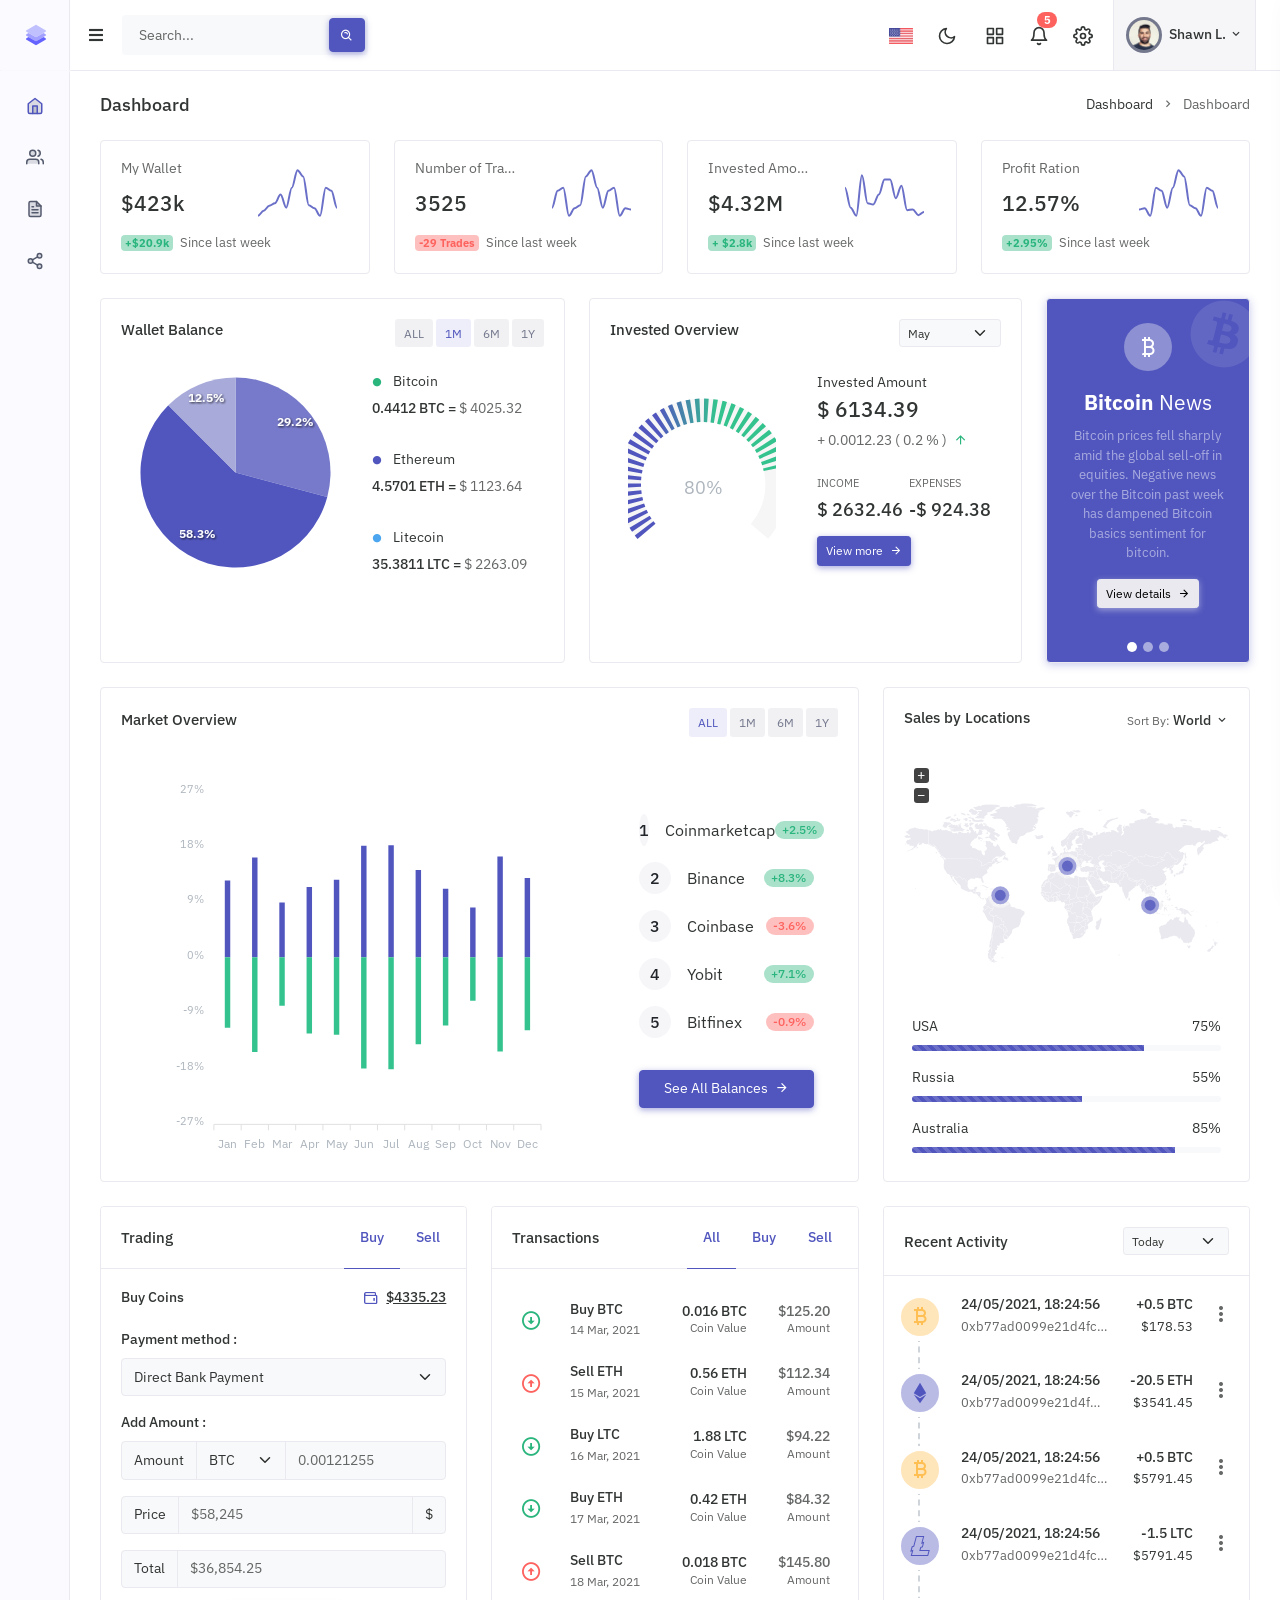
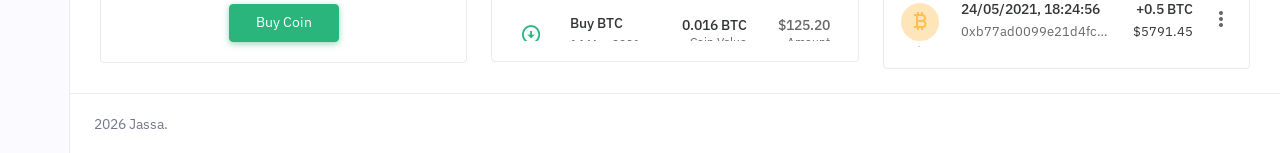
<file: index.html>
<!doctype html>
<html lang="en">

    <head>

        <meta charset="utf-8" />
        <title>Dashboard | Minia - Minimal Admin & Dashboard Template</title>
        <meta name="viewport" content="width=device-width, initial-scale=1.0">
        <meta content="Premium Multipurpose Admin & Dashboard Template" name="description" />
        <meta content="Themesbrand" name="author" />
        <!-- App favicon -->
        <link rel="shortcut icon" href="assets/images/favicon.ico">

        <!-- plugin css -->
        <link href="assets/css/jquery-jvectormap-1.2.2.css" rel="stylesheet" type="text/css" />

        <!-- preloader css -->
        <link rel="stylesheet" href="assets/css/preloader.min.css" type="text/css" />

        <!-- Bootstrap Css -->
        <link href="assets/css/bootstrap.min.css" id="bootstrap-style" rel="stylesheet" type="text/css" />
        <!-- Icons Css -->
        <link href="assets/css/icons.min.css" rel="stylesheet" type="text/css" />
        <!-- App Css-->
        <link href="assets/css/app.min.css" id="app-style" rel="stylesheet" type="text/css" />

    </head>

    <body>

    <!-- <body data-layout="horizontal"> -->

        <!-- Begin page -->
        <div id="layout-wrapper">

            
            <header id="page-topbar">
                <div class="navbar-header">
                    <div class="d-flex">
                        <!-- LOGO -->
                        <div class="navbar-brand-box">
                            <a href="index.html" class="logo logo-dark">
                                <span class="logo-sm">
                                    <img src="assets/images/logo-sm.svg" alt="" height="24">
                                </span>
                                <span class="logo-lg">
                                    <img src="assets/images/logo-sm.svg" alt="" height="24"> <span class="logo-txt">Minia</span>
                                </span>
                            </a>

                            <a href="index.html" class="logo logo-light">
                                <span class="logo-sm">
                                    <img src="assets/images/logo-sm.svg" alt="" height="24">
                                </span>
                                <span class="logo-lg">
                                    <img src="assets/images/logo-sm.svg" alt="" height="24"> <span class="logo-txt">Minia</span>
                                </span>
                            </a>
                        </div>

                        <button type="button" class="btn btn-sm px-3 font-size-16 header-item" id="vertical-menu-btn">
                            <i class="fa fa-fw fa-bars"></i>
                        </button>

                        <!-- App Search-->
                        <form class="app-search d-none d-lg-block">
                            <div class="position-relative">
                                <input type="text" class="form-control" placeholder="Search...">
                                <button class="btn btn-primary" type="button"><i class="bx bx-search-alt align-middle"></i></button>
                            </div>
                        </form>
                    </div>

                    <div class="d-flex">

                        <div class="dropdown d-inline-block d-lg-none ms-2">
                            <button type="button" class="btn header-item" id="page-header-search-dropdown"
                            data-bs-toggle="dropdown" aria-haspopup="true" aria-expanded="false">
                                <i data-feather="search" class="icon-lg"></i>
                            </button>
                            <div class="dropdown-menu dropdown-menu-lg dropdown-menu-end p-0"
                                aria-labelledby="page-header-search-dropdown">
        
                                <form class="p-3">
                                    <div class="form-group m-0">
                                        <div class="input-group">
                                            <input type="text" class="form-control" placeholder="Search ..." aria-label="Search Result">

                                            <button class="btn btn-primary" type="submit"><i class="mdi mdi-magnify"></i></button>
                                        </div>
                                    </div>
                                </form>
                            </div>
                        </div>

                        <div class="dropdown d-none d-sm-inline-block">
                            <button type="button" class="btn header-item"
                            data-bs-toggle="dropdown" aria-haspopup="true" aria-expanded="false">
                                <img id="header-lang-img" src="assets/images/flags/us.jpg" alt="Header Language" height="16">
                            </button>
                            <div class="dropdown-menu dropdown-menu-end">

                                <!-- item-->
                                <a href="javascript:void(0);" class="dropdown-item notify-item language" data-lang="en">
                                    <img src="assets/images/flags/us.jpg" alt="user-image" class="me-1" height="12"> <span class="align-middle">English</span>
                                </a>
                                <!-- item-->
                                <a href="javascript:void(0);" class="dropdown-item notify-item language" data-lang="sp">
                                    <img src="assets/images/flags/spain.jpg" alt="user-image" class="me-1" height="12"> <span class="align-middle">Spanish</span>
                                </a>

                                <!-- item-->
                                <a href="javascript:void(0);" class="dropdown-item notify-item language" data-lang="gr">
                                    <img src="assets/images/flags/germany.jpg" alt="user-image" class="me-1" height="12"> <span class="align-middle">German</span>
                                </a>

                                <!-- item-->
                                <a href="javascript:void(0);" class="dropdown-item notify-item language" data-lang="it">
                                    <img src="assets/images/flags/italy.jpg" alt="user-image" class="me-1" height="12"> <span class="align-middle">Italian</span>
                                </a>

                                <!-- item-->
                                <a href="javascript:void(0);" class="dropdown-item notify-item language" data-lang="ru">
                                    <img src="assets/images/flags/russia.jpg" alt="user-image" class="me-1" height="12"> <span class="align-middle">Russian</span>
                                </a>
                            </div>
                        </div>

                        <div class="dropdown d-none d-sm-inline-block">
                            <button type="button" class="btn header-item" id="mode-setting-btn">
                                <i data-feather="moon" class="icon-lg layout-mode-dark"></i>
                                <i data-feather="sun" class="icon-lg layout-mode-light"></i>
                            </button>
                        </div>

                        <div class="dropdown d-none d-lg-inline-block ms-1">
                            <button type="button" class="btn header-item"
                            data-bs-toggle="dropdown" aria-haspopup="true" aria-expanded="false">
                                <i data-feather="grid" class="icon-lg"></i>
                            </button>
                            <div class="dropdown-menu dropdown-menu-lg dropdown-menu-end">
                                <div class="p-2">
                                    <div class="row g-0">
                                        <div class="col">
                                            <a class="dropdown-icon-item" href="#">
                                                <img src="assets/images/brands/github.png" alt="Github">
                                                <span>GitHub</span>
                                            </a>
                                        </div>
                                        <div class="col">
                                            <a class="dropdown-icon-item" href="#">
                                                <img src="assets/images/brands/bitbucket.png" alt="bitbucket">
                                                <span>Bitbucket</span>
                                            </a>
                                        </div>
                                        <div class="col">
                                            <a class="dropdown-icon-item" href="#">
                                                <img src="assets/images/brands/dribbble.png" alt="dribbble">
                                                <span>Dribbble</span>
                                            </a>
                                        </div>
                                    </div>

                                    <div class="row g-0">
                                        <div class="col">
                                            <a class="dropdown-icon-item" href="#">
                                                <img src="assets/images/brands/dropbox.png" alt="dropbox">
                                                <span>Dropbox</span>
                                            </a>
                                        </div>
                                        <div class="col">
                                            <a class="dropdown-icon-item" href="#">
                                                <img src="assets/images/brands/mail_chimp.png" alt="mail_chimp">
                                                <span>Mail Chimp</span>
                                            </a>
                                        </div>
                                        <div class="col">
                                            <a class="dropdown-icon-item" href="#">
                                                <img src="assets/images/brands/slack.png" alt="slack">
                                                <span>Slack</span>
                                            </a>
                                        </div>
                                    </div>
                                </div>
                            </div>
                        </div>

                        <div class="dropdown d-inline-block">
                            <button type="button" class="btn header-item noti-icon position-relative" id="page-header-notifications-dropdown"
                            data-bs-toggle="dropdown" aria-haspopup="true" aria-expanded="false">
                                <i data-feather="bell" class="icon-lg"></i>
                                <span class="badge bg-danger rounded-pill">5</span>
                            </button>
                            <div class="dropdown-menu dropdown-menu-lg dropdown-menu-end p-0"
                                aria-labelledby="page-header-notifications-dropdown">
                                <div class="p-3">
                                    <div class="row align-items-center">
                                        <div class="col">
                                            <h6 class="m-0"> Notifications </h6>
                                        </div>
                                        <div class="col-auto">
                                            <a href="#!" class="small text-reset text-decoration-underline"> Unread (3)</a>
                                        </div>
                                    </div>
                                </div>
                                <div data-simplebar style="max-height: 230px;">
                                    <a href="#!" class="text-reset notification-item">
                                        <div class="d-flex">
                                            <div class="flex-shrink-0 me-3">
                                                <img src="assets/images/users/avatar-3.jpg" class="rounded-circle avatar-sm" alt="user-pic">
                                            </div>
                                            <div class="flex-grow-1">
                                                <h6 class="mb-1">James Lemire</h6>
                                                <div class="font-size-13 text-muted">
                                                    <p class="mb-1">It will seem like simplified English.</p>
                                                    <p class="mb-0"><i class="mdi mdi-clock-outline"></i> <span>1 hour ago</span></p>
                                                </div>
                                            </div>
                                        </div>
                                    </a>
                                    <a href="#!" class="text-reset notification-item">
                                        <div class="d-flex">
                                            <div class="flex-shrink-0 avatar-sm me-3">
                                                <span class="avatar-title bg-primary rounded-circle font-size-16">
                                                    <i class="bx bx-cart"></i>
                                                </span>
                                            </div>
                                            <div class="flex-grow-1">
                                                <h6 class="mb-1">Your order is placed</h6>
                                                <div class="font-size-13 text-muted">
                                                    <p class="mb-1">If several languages coalesce the grammar</p>
                                                    <p class="mb-0"><i class="mdi mdi-clock-outline"></i> <span>3 min ago</span></p>
                                                </div>
                                            </div>
                                        </div>
                                    </a>
                                    <a href="#!" class="text-reset notification-item">
                                        <div class="d-flex">
                                            <div class="flex-shrink-0 avatar-sm me-3">
                                                <span class="avatar-title bg-success rounded-circle font-size-16">
                                                    <i class="bx bx-badge-check"></i>
                                                </span>
                                            </div>
                                            <div class="flex-grow-1">
                                                <h6 class="mb-1">Your item is shipped</h6>
                                                <div class="font-size-13 text-muted">
                                                    <p class="mb-1">If several languages coalesce the grammar</p>
                                                    <p class="mb-0"><i class="mdi mdi-clock-outline"></i> <span>3 min ago</span></p>
                                                </div>
                                            </div>
                                        </div>
                                    </a>

                                    <a href="#!" class="text-reset notification-item">
                                        <div class="d-flex">
                                            <div class="flex-shrink-0 me-3">
                                                <img src="assets/images/users/avatar-6.jpg" class="rounded-circle avatar-sm" alt="user-pic">
                                            </div>
                                            <div class="flex-grow-1">
                                                <h6 class="mb-1">Salena Layfield</h6>
                                                <div class="font-size-13 text-muted">
                                                    <p class="mb-1">As a skeptical Cambridge friend of mine occidental.</p>
                                                    <p class="mb-0"><i class="mdi mdi-clock-outline"></i> <span>1 hour ago</span></p>
                                                </div>
                                            </div>
                                        </div>
                                    </a>
                                </div>
                                <div class="p-2 border-top d-grid">
                                    <a class="btn btn-sm btn-link font-size-14 text-center" href="javascript:void(0)">
                                        <i class="mdi mdi-arrow-right-circle me-1"></i> <span>View More..</span> 
                                    </a>
                                </div>
                            </div>
                        </div>

                        <div class="dropdown d-inline-block">
                            <button type="button" class="btn header-item right-bar-toggle me-2">
                                <i data-feather="settings" class="icon-lg"></i>
                            </button>
                        </div>

                        <div class="dropdown d-inline-block">
                            <button type="button" class="btn header-item bg-light-subtle border-start border-end" id="page-header-user-dropdown"
                            data-bs-toggle="dropdown" aria-haspopup="true" aria-expanded="false">
                                <img class="rounded-circle header-profile-user" src="assets/images/users/avatar-1.jpg"
                                    alt="Header Avatar">
                                <span class="d-none d-xl-inline-block ms-1 fw-medium">Shawn L.</span>
                                <i class="mdi mdi-chevron-down d-none d-xl-inline-block"></i>
                            </button>
                            <div class="dropdown-menu dropdown-menu-end">
                                <!-- item-->
                                <a class="dropdown-item" href="apps-contacts-profile.html"><i class="mdi mdi mdi-face-man font-size-16 align-middle me-1"></i> Profile</a>
                                <a class="dropdown-item" href="auth-lock-screen.html"><i class="mdi mdi-lock font-size-16 align-middle me-1"></i> Lock Screen</a>
                                <div class="dropdown-divider"></div>
                                <a class="dropdown-item" href="auth-logout.html"><i class="mdi mdi-logout font-size-16 align-middle me-1"></i> Logout</a>
                            </div>
                        </div>

                    </div>
                </div>
            </header>

            <!-- ========== Left Sidebar Start ========== -->
            <div class="vertical-menu">

                <div data-simplebar class="h-100">

                    <!--- Sidemenu -->
                    <div id="sidebar-menu">
                        <!-- Left Menu Start -->
                        <ul class="metismenu list-unstyled" id="side-menu">
                            <li class="menu-title" data-key="t-menu">Menu</li>

                            <li>
                                <a href="index.html">
                                    <i data-feather="home"></i>
                                    <span data-key="t-dashboard">Dashboard</span>
                                </a>
                            </li>

                            

                            <li>
                                <a href="javascript: void(0);" class="has-arrow">
                                    <i data-feather="users"></i>
                                    <span data-key="t-authentication">Authentication</span>
                                </a>
                                <ul class="sub-menu" aria-expanded="false">
                                    <li><a href="auth-login.html" data-key="t-login">Login</a></li>
                                    <li><a href="auth-register.html" data-key="t-register">Register</a></li>
                                  
                                </ul>
                            </li>

                            <li>
                                <a href="javascript: void(0);" class="has-arrow">
                                    <i data-feather="file-text"></i>
                                    <span data-key="t-pages">Pages</span>
                                </a>
                                <ul class="sub-menu" aria-expanded="false">
                                    <li><a href="pages-starter.html" data-key="t-starter-page">Starter Page</a></li>
                                    <li><a href="pages-404.html" data-key="t-error-404">Error 404</a></li>
                                    
                                </ul>
                            </li>

                          
                            

                            

                           
                           

                            


                            

                            <li>
                                <a href="javascript: void(0);" class="has-arrow">
                                    <i data-feather="share-2"></i>
                                    <span data-key="t-multi-level">Multi Level</span>
                                </a>
                                <ul class="sub-menu" aria-expanded="true">
                                    <li><a href="javascript: void(0);" data-key="t-level-1-1">Level 1.1</a></li>
                                    <li>
                                        <a href="javascript: void(0);" class="has-arrow" data-key="t-level-1-2">Level 1.2</a>
                                        <ul class="sub-menu" aria-expanded="true">
                                            <li><a href="javascript: void(0);" data-key="t-level-2-1">Level 2.1</a></li>
                                            <li><a href="javascript: void(0);" data-key="t-level-2-2">Level 2.2</a></li>
                                        </ul>
                                    </li>
                                </ul>
                            </li>

                        </ul>

                        <div class="card sidebar-alert border-0 text-center mx-4 mb-0 mt-5">
                            <div class="card-body">
                                <img src="assets/images/giftbox.png" alt="">
                                <div class="mt-4">
                                    <h5 class="alertcard-title font-size-16">Unlimited Access</h5>
                                    <p class="font-size-13">Upgrade your plan from a Free trial, to select ‘Business Plan’.</p>
                                    <a href="#!" class="btn btn-primary mt-2">Upgrade Now</a>
                                </div>
                            </div>
                        </div>
                    </div>
                    <!-- Sidebar -->
                </div>
            </div>
            <!-- Left Sidebar End -->

            

            <!-- ============================================================== -->
            <!-- Start right Content here -->
            <!-- ============================================================== -->
            <div class="main-content">

                <div class="page-content">
                    <div class="container-fluid">

                        <!-- start page title -->
                        <div class="row">
                            <div class="col-12">
                                <div class="page-title-box d-sm-flex align-items-center justify-content-between">
                                    <h4 class="mb-sm-0 font-size-18">Dashboard</h4>

                                    <div class="page-title-right">
                                        <ol class="breadcrumb m-0">
                                            <li class="breadcrumb-item"><a href="javascript: void(0);">Dashboard</a></li>
                                            <li class="breadcrumb-item active">Dashboard</li>
                                        </ol>
                                    </div>

                                </div>
                            </div>
                        </div>
                        <!-- end page title -->

                        <div class="row">
                            <div class="col-xl-3 col-md-6">
                                <!-- card -->
                                <div class="card card-h-100">
                                    <!-- card body -->
                                    <div class="card-body">
                                        <div class="row align-items-center">
                                            <div class="col-6">
                                                <span class="text-muted mb-3 lh-1 d-block text-truncate">My Wallet</span>
                                                <h4 class="mb-3">
                                                    $<span class="counter-value" data-target="865.2">0</span>k
                                                </h4>
                                            </div>

                                            <div class="col-6">
                                                <div id="mini-chart1" data-colors='["#5156be"]' class="apex-charts mb-2"></div>
                                            </div>
                                        </div>
                                        <div class="text-nowrap">
                                            <span class="badge bg-success-subtle text-success">+$20.9k</span>
                                            <span class="ms-1 text-muted font-size-13">Since last week</span>
                                        </div>
                                    </div><!-- end card body -->
                                </div><!-- end card -->
                            </div><!-- end col -->
        
                            <div class="col-xl-3 col-md-6">
                                <!-- card -->
                                <div class="card card-h-100">
                                    <!-- card body -->
                                    <div class="card-body">
                                        <div class="row align-items-center">
                                            <div class="col-6">
                                                <span class="text-muted mb-3 lh-1 d-block text-truncate">Number of Trades</span>
                                                <h4 class="mb-3">
                                                    <span class="counter-value" data-target="6258">0</span>
                                                </h4>
                                            </div>
                                            <div class="col-6">
                                                <div id="mini-chart2" data-colors='["#5156be"]' class="apex-charts mb-2"></div>
                                            </div>
                                        </div>
                                        <div class="text-nowrap">
                                            <span class="badge bg-danger-subtle text-danger">-29 Trades</span>
                                            <span class="ms-1 text-muted font-size-13">Since last week</span>
                                        </div>
                                    </div><!-- end card body -->
                                </div><!-- end card -->
                            </div><!-- end col-->
        
                            <div class="col-xl-3 col-md-6">
                                <!-- card -->
                                <div class="card card-h-100">
                                    <!-- card body -->
                                    <div class="card-body">
                                        <div class="row align-items-center">
                                            <div class="col-6">
                                                <span class="text-muted mb-3 lh-1 d-block text-truncate">Invested Amount</span>
                                                <h4 class="mb-3">
                                                    $<span class="counter-value" data-target="4.32">0</span>M
                                                </h4>
                                            </div>
                                            <div class="col-6">
                                                <div id="mini-chart3" data-colors='["#5156be"]' class="apex-charts mb-2"></div>
                                            </div>
                                        </div>
                                        <div class="text-nowrap">
                                            <span class="badge bg-success-subtle text-success">+ $2.8k</span>
                                            <span class="ms-1 text-muted font-size-13">Since last week</span>
                                        </div>
                                    </div><!-- end card body -->
                                </div><!-- end card -->
                            </div><!-- end col -->
        
                            <div class="col-xl-3 col-md-6">
                                <!-- card -->
                                <div class="card card-h-100">
                                    <!-- card body -->
                                    <div class="card-body">
                                        <div class="row align-items-center">
                                            <div class="col-6">
                                                <span class="text-muted mb-3 lh-1 d-block text-truncate">Profit Ration</span>
                                                <h4 class="mb-3">
                                                    <span class="counter-value" data-target="12.57">0</span>%
                                                </h4>
                                            </div>
                                            <div class="col-6">
                                                <div id="mini-chart4" data-colors='["#5156be"]' class="apex-charts mb-2"></div>
                                            </div>
                                        </div>
                                        <div class="text-nowrap">
                                            <span class="badge bg-success-subtle text-success">+2.95%</span>
                                            <span class="ms-1 text-muted font-size-13">Since last week</span>
                                        </div>
                                    </div><!-- end card body -->
                                </div><!-- end card -->
                            </div><!-- end col -->    
                        </div><!-- end row-->

                        <div class="row">
                            <div class="col-xl-5">
                                <!-- card -->
                                <div class="card card-h-100">
                                    <!-- card body -->
                                    <div class="card-body">
                                        <div class="d-flex flex-wrap align-items-center mb-4">
                                            <h5 class="card-title me-2">Wallet Balance</h5>
                                            <div class="ms-auto">
                                                <div>
                                                    <button type="button" class="btn btn-soft-secondary btn-sm">
                                                        ALL
                                                    </button>
                                                    <button type="button" class="btn btn-soft-primary btn-sm">
                                                        1M
                                                    </button>
                                                    <button type="button" class="btn btn-soft-secondary btn-sm">
                                                        6M
                                                    </button>
                                                    <button type="button" class="btn btn-soft-secondary btn-sm">
                                                        1Y
                                                    </button>
                                                </div>
                                            </div>
                                        </div>

                                        <div class="row align-items-center">
                                            <div class="col-sm">
                                                <div id="wallet-balance" data-colors='["#777aca", "#5156be", "#a8aada"]' class="apex-charts"></div>
                                            </div>
                                            <div class="col-sm align-self-center">
                                                <div class="mt-4 mt-sm-0">
                                                    <div>
                                                        <p class="mb-2"><i class="mdi mdi-circle align-middle font-size-10 me-2 text-success"></i> Bitcoin</p>
                                                        <h6>0.4412 BTC = <span class="text-muted font-size-14 fw-normal">$ 4025.32</span></h6>
                                                    </div>
    
                                                    <div class="mt-4 pt-2">
                                                        <p class="mb-2"><i class="mdi mdi-circle align-middle font-size-10 me-2 text-primary"></i> Ethereum</p>
                                                        <h6>4.5701 ETH = <span class="text-muted font-size-14 fw-normal">$ 1123.64</span></h6>
                                                    </div>
    
                                                    <div class="mt-4 pt-2">
                                                        <p class="mb-2"><i class="mdi mdi-circle align-middle font-size-10 me-2 text-info"></i> Litecoin</p>
                                                        <h6>35.3811 LTC = <span class="text-muted font-size-14 fw-normal">$ 2263.09</span></h6>
                                                    </div>
                                                </div>
                                            </div>
                                        </div>
                                    </div>
                                </div>
                                <!-- end card -->
                            </div>
                            <!-- end col -->
                            <div class="col-xl-7">
                                <div class="row">
                                    <div class="col-xl-8">
                                        <!-- card -->
                                        <div class="card card-h-100">
                                            <!-- card body -->
                                            <div class="card-body">
                                                <div class="d-flex flex-wrap align-items-center mb-4">
                                                    <h5 class="card-title me-2">Invested Overview</h5>
                                                    <div class="ms-auto">
                                                        <select class="form-select form-select-sm">
                                                            <option value="MAY" selected="">May</option>
                                                            <option value="AP">April</option>
                                                            <option value="MA">March</option>
                                                            <option value="FE">February</option>
                                                            <option value="JA">January</option>
                                                            <option value="DE">December</option>
                                                        </select>
                                                    </div>
                                                </div>
            
                                                <div class="row align-items-center">
                                                    <div class="col-sm">
                                                        <div id="invested-overview" data-colors='["#5156be", "#34c38f"]' class="apex-charts"></div>
                                                    </div>
                                                    <div class="col-sm align-self-center">
                                                        <div class="mt-4 mt-sm-0">
                                                            <p class="mb-1">Invested Amount</p>
                                                            <h4>$ 6134.39</h4>

                                                            <p class="text-muted mb-4"> + 0.0012.23 ( 0.2 % ) <i class="mdi mdi-arrow-up ms-1 text-success"></i></p>

                                                            <div class="row g-0">
                                                                <div class="col-6">
                                                                    <div>
                                                                        <p class="mb-2 text-muted text-uppercase font-size-11">Income</p>
                                                                        <h5 class="fw-medium">$ 2632.46</h5>
                                                                    </div>
                                                                </div>
                                                                <div class="col-6">
                                                                    <div>
                                                                        <p class="mb-2 text-muted text-uppercase font-size-11">Expenses</p>
                                                                        <h5 class="fw-medium">-$ 924.38</h5>
                                                                    </div>
                                                                </div>
                                                            </div>

                                                            <div class="mt-2">
                                                                <a href="#" class="btn btn-primary btn-sm">View more <i class="mdi mdi-arrow-right ms-1"></i></a>
                                                            </div>
                                                        </div>
                                                    </div>
                                                </div>
                                            </div>
                                        </div>
                                    </div>
                                    <!-- end col -->

                                    <div class="col-xl-4">
                                        <!-- card -->
                                        <div class="card bg-primary text-white shadow-primary card-h-100">
                                            <!-- card body -->
                                            <div class="card-body p-0">
                                                <div id="carouselExampleCaptions" class="carousel slide text-center widget-carousel" data-bs-ride="carousel">                                                   
                                                    <div class="carousel-inner">
                                                        <div class="carousel-item active">
                                                            <div class="text-center p-4">
                                                                <i class="mdi mdi-bitcoin widget-box-1-icon"></i>
                                                                <div class="avatar-md m-auto">
                                                                    <span class="avatar-title rounded-circle bg-light-subtle text-white font-size-24">
                                                                        <i class="mdi mdi-currency-btc"></i>
                                                                    </span>
                                                                </div>
                                                                <h4 class="mt-3 lh-base fw-normal text-white"><b>Bitcoin</b> News</h4>
                                                                <p class="text-white-50 font-size-13">Bitcoin prices fell sharply amid the global sell-off in equities. Negative news
                                                                    over the Bitcoin past week has dampened Bitcoin basics
                                                                    sentiment for bitcoin. </p>
                                                                <button type="button" class="btn btn-light btn-sm">View details <i class="mdi mdi-arrow-right ms-1"></i></button>
                                                            </div>
                                                        </div>
                                                        <!-- end carousel-item -->
                                                        <div class="carousel-item">
                                                            <div class="text-center p-4">
                                                                <i class="mdi mdi-ethereum widget-box-1-icon"></i>
                                                                <div class="avatar-md m-auto">
                                                                    <span class="avatar-title rounded-circle bg-light-subtle text-white font-size-24">
                                                                        <i class="mdi mdi-ethereum"></i>
                                                                    </span>
                                                                </div>
                                                                <h4 class="mt-3 lh-base fw-normal text-white"><b>ETH</b> News</h4>
                                                                <p class="text-white-50 font-size-13">Bitcoin prices fell sharply amid the global sell-off in equities. Negative news
                                                                    over the Bitcoin past week has dampened Bitcoin basics
                                                                    sentiment for bitcoin. </p>
                                                                <button type="button" class="btn btn-light btn-sm">View details <i class="mdi mdi-arrow-right ms-1"></i></button>
                                                            </div>
                                                        </div>
                                                        <!-- end carousel-item -->
                                                        <div class="carousel-item">
                                                            <div class="text-center p-4">
                                                                <i class="mdi mdi-litecoin widget-box-1-icon"></i>
                                                                <div class="avatar-md m-auto">
                                                                    <span class="avatar-title rounded-circle bg-light-subtle text-white font-size-24">
                                                                        <i class="mdi mdi-litecoin"></i>
                                                                    </span>
                                                                </div>
                                                                <h4 class="mt-3 lh-base fw-normal text-white"><b>Litecoin</b> News</h4>
                                                                <p class="text-white-50 font-size-13">Bitcoin prices fell sharply amid the global sell-off in equities. Negative news
                                                                    over the Bitcoin past week has dampened Bitcoin basics
                                                                    sentiment for bitcoin. </p>
                                                                <button type="button" class="btn btn-light btn-sm">View details <i class="mdi mdi-arrow-right ms-1"></i></button>
                                                            </div>
                                                        </div>
                                                        <!-- end carousel-item -->
                                                    </div>
                                                    <!-- end carousel-inner -->
                                                    
                                                    <div class="carousel-indicators carousel-indicators-rounded">
                                                        <button type="button" data-bs-target="#carouselExampleCaptions" data-bs-slide-to="0" class="active"
                                                            aria-current="true" aria-label="Slide 1"></button>
                                                        <button type="button" data-bs-target="#carouselExampleCaptions" data-bs-slide-to="1" aria-label="Slide 2"></button>
                                                        <button type="button" data-bs-target="#carouselExampleCaptions" data-bs-slide-to="2" aria-label="Slide 3"></button>
                                                    </div>
                                                    <!-- end carousel-indicators -->
                                                </div>
                                                <!-- end carousel -->
                                            </div>
                                            <!-- end card body -->
                                        </div>
                                        <!-- end card -->
                                    </div>
                                    <!-- end col -->
                                </div>
                                <!-- end row -->
                            </div>
                            <!-- end col -->
                        </div> <!-- end row-->

                        <div class="row">
                            <div class="col-xl-8">
                                <!-- card -->
                                <div class="card">
                                    <!-- card body -->
                                    <div class="card-body">
                                        <div class="d-flex flex-wrap align-items-center mb-4">
                                            <h5 class="card-title me-2">Market Overview</h5>
                                            <div class="ms-auto">
                                                <div>
                                                    <button type="button" class="btn btn-soft-primary btn-sm">
                                                        ALL
                                                    </button>
                                                    <button type="button" class="btn btn-soft-secondary btn-sm">
                                                        1M
                                                    </button>
                                                    <button type="button" class="btn btn-soft-secondary btn-sm">
                                                        6M
                                                    </button>
                                                    <button type="button" class="btn btn-soft-secondary btn-sm">
                                                        1Y
                                                    </button>
                                                </div>
                                            </div>
                                        </div>

                                        <div class="row align-items-center">
                                            <div class="col-xl-8">
                                                <div>
                                                    <div id="market-overview" data-colors='["#5156be", "#34c38f"]' class="apex-charts"></div>
                                                </div>
                                            </div>
                                            <div class="col-xl-4">
                                                <div class="p-4">
                                                    <div class="mt-0">
                                                        <div class="d-flex align-items-center">
                                                            <div class="avatar-sm m-auto">
                                                                <span class="avatar-title rounded-circle bg-light-subtle text-dark font-size-16">
                                                                    1
                                                                </span>
                                                            </div>
                                                            <div class="flex-grow-1 ms-3">
                                                                <span class="font-size-16">Coinmarketcap</span>
                                                            </div>
        
                                                            <div class="flex-shrink-0">
                                                                <span class="badge rounded-pill bg-success-subtle text-success font-size-12 fw-medium">+2.5%</span>
                                                            </div>
                                                        </div>
                                                    </div>
        
                                                    <div class="mt-3">
                                                        <div class="d-flex align-items-center">
                                                            <div class="avatar-sm m-auto">
                                                                <span class="avatar-title rounded-circle bg-light-subtle text-dark font-size-16">
                                                                    2
                                                                </span>
                                                            </div>
                                                            <div class="flex-grow-1 ms-3">
                                                                <span class="font-size-16">Binance</span>
                                                            </div>
        
                                                            <div class="flex-shrink-0">
                                                                <span class="badge rounded-pill bg-success-subtle text-success font-size-12 fw-medium">+8.3%</span>
                                                            </div>
                                                        </div>
                                                    </div>

                                                    <div class="mt-3">
                                                        <div class="d-flex align-items-center">
                                                            <div class="avatar-sm m-auto">
                                                                <span class="avatar-title rounded-circle bg-light-subtle text-dark font-size-16">
                                                                    3
                                                                </span>
                                                            </div>
                                                            <div class="flex-grow-1 ms-3">
                                                                <span class="font-size-16">Coinbase</span>
                                                            </div>
        
                                                            <div class="flex-shrink-0">
                                                                <span class="badge rounded-pill bg-danger-subtle text-danger font-size-12 fw-medium">-3.6%</span>
                                                            </div>
                                                        </div>
                                                    </div>
        
                                                    <div class="mt-3">
                                                        <div class="d-flex align-items-center">
                                                            <div class="avatar-sm m-auto">
                                                                <span class="avatar-title rounded-circle bg-light-subtle text-dark font-size-16">
                                                                    4
                                                                </span>
                                                            </div>
                                                            <div class="flex-grow-1 ms-3">
                                                                <span class="font-size-16">Yobit</span>
                                                            </div>
        
                                                            <div class="flex-shrink-0">
                                                                <span class="badge rounded-pill bg-success-subtle text-success font-size-12 fw-medium">+7.1%</span>
                                                            </div>
                                                        </div>
                                                    </div>

                                                    <div class="mt-3">
                                                        <div class="d-flex align-items-center">
                                                            <div class="avatar-sm m-auto">
                                                                <span class="avatar-title rounded-circle bg-light-subtle text-dark font-size-16">
                                                                    5
                                                                </span>
                                                            </div>
                                                            <div class="flex-grow-1 ms-3">
                                                                <span class="font-size-16">Bitfinex</span>
                                                            </div>
        
                                                            <div class="flex-shrink-0">
                                                                <span class="badge rounded-pill bg-danger-subtle text-danger font-size-12 fw-medium">-0.9%</span>
                                                            </div>
                                                        </div>
                                                    </div>
                                                    <div class="mt-4 pt-2">
                                                        <a href="" class="btn btn-primary w-100">See All Balances <i
                                                                class="mdi mdi-arrow-right ms-1"></i></a>
                                                    </div>
        
                                                </div>
                                            </div>
                                        </div>
                                    </div>
                                    <!-- end card -->
                                </div>
                                <!-- end col -->
                            </div>
                            <!-- end row-->
        
                            <div class="col-xl-4">
                                <!-- card -->
                                <div class="card">
                                    <!-- card body -->
                                    <div class="card-body">
                                        <div class="d-flex flex-wrap align-items-center mb-4">
                                            <h5 class="card-title me-2">Sales by Locations</h5>
                                            <div class="ms-auto">
                                                <div class="dropdown">
                                                    <a class="dropdown-toggle text-reset" href="#" id="dropdownMenuButton1" data-bs-toggle="dropdown" aria-haspopup="true" aria-expanded="false">
                                                        <span class="text-muted font-size-12">Sort By:</span> <span class="fw-medium">World<i class="mdi mdi-chevron-down ms-1"></i></span>
                                                    </a>

                                                    <div class="dropdown-menu dropdown-menu-end" aria-labelledby="dropdownMenuButton1">
                                                        <a class="dropdown-item" href="#">USA</a>
                                                        <a class="dropdown-item" href="#">Russia</a>
                                                        <a class="dropdown-item" href="#">Australia</a>
                                                    </div>
                                                </div>
                                            </div>
                                        </div>

                                        <div id="sales-by-locations" data-colors='["#5156be"]' style="height: 250px"></div>

                                        <div class="px-2 py-2">
                                            <p class="mb-1">USA <span class="float-end">75%</span></p>
                                            <div class="progress mt-2" style="height: 6px;">
                                                <div class="progress-bar progress-bar-striped bg-primary" role="progressbar"
                                                    style="width: 75%" aria-valuenow="75" aria-valuemin="0" aria-valuemax="75">
                                                </div>
                                            </div>

                                            <p class="mt-3 mb-1">Russia <span class="float-end">55%</span></p>
                                            <div class="progress mt-2" style="height: 6px;">
                                                <div class="progress-bar progress-bar-striped bg-primary" role="progressbar"
                                                    style="width: 55%" aria-valuenow="55" aria-valuemin="0" aria-valuemax="55">
                                                </div>
                                            </div>

                                            <p class="mt-3 mb-1">Australia <span class="float-end">85%</span></p>
                                            <div class="progress mt-2" style="height: 6px;">
                                                <div class="progress-bar progress-bar-striped bg-primary" role="progressbar"
                                                    style="width: 85%" aria-valuenow="85" aria-valuemin="0" aria-valuemax="85">
                                                </div>
                                            </div>
                                        </div>
                                    </div>
                                    <!-- end card body -->
                                </div>
                                <!-- end card -->
                            </div>
                            <!-- end col -->
                        </div>
                        <!-- end row-->

                        <div class="row">
                            <div class="col-xl-4">
                                <div class="card">
                                    <div class="card-header align-items-center d-flex">
                                        <h4 class="card-title mb-0 flex-grow-1">Trading</h4>
                                        <div class="flex-shrink-0">
                                            <ul class="nav nav-tabs-custom card-header-tabs" role="tablist">
                                                <li class="nav-item">
                                                    <a class="nav-link active" data-bs-toggle="tab" href="#buy-tab" role="tab">Buy</a>
                                                </li>
                                                <li class="nav-item">
                                                    <a class="nav-link" data-bs-toggle="tab" href="#sell-tab" role="tab">Sell</a>
                                                </li>
                                            </ul>
                                        </div>
                                    </div><!-- end card header -->

                                    <div class="card-body">
                                        <div class="tab-content">
                                            <div class="tab-pane active" id="buy-tab" role="tabpanel">
                                                <div class="float-end ms-2">
                                                    <h5 class="font-size-14"><i class="bx bx-wallet text-primary font-size-16 align-middle me-1"></i> <a href="#!" class="text-reset text-decoration-underline">$4335.23</a></h5>
                                                </div>
                                                <h5 class="font-size-14 mb-4">Buy Coins</h5>
                                                <div>
                                                    <div class="form-group mb-3">
                                                        <label>Payment method :</label>
                                                        <select class="form-select">
                                                            <option>Direct Bank Payment</option>
                                                            <option>Credit / Debit Card</option>
                                                            <option>Paypal</option>
                                                            <option>Payoneer</option>
                                                            <option>Stripe</option>
                                                        </select>
                                                    </div>

                                                    <div>
                                                        <label>Add Amount :</label>
                                                        <div class="input-group mb-3">
                                                            <label class="input-group-text">Amount</label>
                                                            <select class="form-select" style="max-width: 90px;">
                                                                <option value="BT" selected>BTC</option>
                                                                <option value="ET">ETH</option>
                                                                <option value="LT">LTC</option>
                                                            </select>
                                                            <input type="text" class="form-control" placeholder="0.00121255">
                                                        </div>

                                                        <div class="input-group mb-3">
                                                            <label class="input-group-text">Price</label>
                                                            <input type="text" class="form-control" placeholder="$58,245">
                                                            <label class="input-group-text">$</label>
                                                        </div>

                                                        <div class="input-group mb-3">
                                                            <label class="input-group-text">Total</label>
                                                            <input type="text" class="form-control" placeholder="$36,854.25">
                                                        </div>
                                                    </div>  

                                                    <div class="text-center">
                                                        <button type="button" class="btn btn-success w-md">Buy Coin</button>
                                                    </div>
                                                </div>
                                            </div>
                                            <!-- end tab pane -->
                                            <div class="tab-pane" id="sell-tab" role="tabpanel">
                                                <div class="float-end ms-2">
                                                    <h5 class="font-size-14"><i class="bx bx-wallet text-primary font-size-16 align-middle me-1"></i> <a href="#!" class="text-reset text-decoration-underline">$4235.23</a></h5>
                                                </div>
                                                <h5 class="font-size-14 mb-4">Sell Coins</h5>

                                                <div>

                                                    <div class="form-group mb-3">
                                                        <label>Wallet ID :</label>
                                                        <input type="email" class="form-control" placeholder="1cvb254ugxvfcd280ki">
                                                    </div>

                                                    <div>
                                                        <label>Add Amount :</label>
                                                        <div class="input-group mb-3">
                                                            <label class="input-group-text">Amount</label>
                                                            
                                                            <select class="form-select" style="max-width: 90px;">
                                                                <option value="BT" selected>BTC</option>
                                                                <option value="ET">ETH</option>
                                                                <option value="LT">LTC</option>
                                                            </select>
                                                            <input type="text" class="form-control" placeholder="0.00121255">
                                                        </div>

                                                        <div class="input-group mb-3">
                                                        
                                                            <label class="input-group-text">Price</label>
                                                            
                                                            <input type="text" class="form-control" placeholder="$23,754.25">
                                                            
                                                            <label class="input-group-text">$</label>
                                                        </div>

                                                        <div class="input-group mb-3">
                                                            <label class="input-group-text">Total</label>
                                                            <input type="text" class="form-control" placeholder="$6,852.41">
                                                        </div>
                                                    </div>  

                                                    <div class="text-center">
                                                        <button type="button" class="btn btn-danger w-md">Sell Coin</button>
                                                    </div>
                                                </div>
                                            </div>
                                            <!-- end tab pane -->
                                        </div>
                                        <!-- end tab content -->
                                    </div>
                                    <!-- end card body -->
                                </div>
                                <!-- end card -->
                            </div>
                            <!-- end col -->
                            
                            <div class="col-xl-4">
                                <div class="card">
                                    <div class="card-header align-items-center d-flex">
                                        <h4 class="card-title mb-0 flex-grow-1">Transactions</h4>
                                        <div class="flex-shrink-0">
                                            <ul class="nav justify-content-end nav-tabs-custom rounded card-header-tabs" role="tablist">
                                                <li class="nav-item">
                                                    <a class="nav-link active" data-bs-toggle="tab" href="#transactions-all-tab" role="tab">
                                                        All 
                                                    </a>
                                                </li>
                                                <li class="nav-item">
                                                    <a class="nav-link" data-bs-toggle="tab" href="#transactions-buy-tab" role="tab">
                                                        Buy 
                                                    </a>
                                                </li>
                                                <li class="nav-item">
                                                    <a class="nav-link" data-bs-toggle="tab" href="#transactions-sell-tab" role="tab">
                                                        Sell  
                                                    </a>
                                                </li>
                                            </ul>
                                            <!-- end nav tabs -->
                                        </div>
                                    </div><!-- end card header -->

                                    <div class="card-body px-0">
                                        <div class="tab-content">
                                            <div class="tab-pane active" id="transactions-all-tab" role="tabpanel">
                                                <div class="table-responsive px-3" data-simplebar style="max-height: 352px;">
                                                    <table class="table align-middle table-nowrap table-borderless">
                                                        <tbody>
                                                            <tr>
                                                                <td style="width: 50px;">
                                                                    <div class="font-size-22 text-success">
                                                                        <i class="bx bx-down-arrow-circle d-block"></i>
                                                                    </div>
                                                                </td>

                                                                <td>
                                                                    <div>
                                                                        <h5 class="font-size-14 mb-1">Buy BTC</h5>
                                                                        <p class="text-muted mb-0 font-size-12">14 Mar, 2021</p>
                                                                    </div>
                                                                </td>

                                                                <td>
                                                                    <div class="text-end">
                                                                        <h5 class="font-size-14 mb-0">0.016 BTC</h5>
                                                                        <p class="text-muted mb-0 font-size-12">Coin Value</p>
                                                                    </div>
                                                                </td>

                                                                <td>
                                                                    <div class="text-end">
                                                                        <h5 class="font-size-14 text-muted mb-0">$125.20</h5>
                                                                        <p class="text-muted mb-0 font-size-12">Amount</p>
                                                                    </div>
                                                                </td>
                                                            </tr>

                                                            <tr>
                                                                <td>
                                                                    <div class="font-size-22 text-danger">
                                                                        <i class="bx bx-up-arrow-circle d-block"></i>
                                                                    </div>
                                                                </td>

                                                                <td>
                                                                    <div>
                                                                        <h5 class="font-size-14 mb-1">Sell ETH</h5>
                                                                        <p class="text-muted mb-0 font-size-12">15 Mar, 2021</p>
                                                                    </div>
                                                                </td>

                                                                <td>
                                                                    <div class="text-end">
                                                                        <h5 class="font-size-14 mb-0">0.56 ETH</h5>
                                                                        <p class="text-muted mb-0 font-size-12">Coin Value</p>
                                                                    </div>
                                                                </td>

                                                                <td>
                                                                    <div class="text-end">
                                                                        <h5 class="font-size-14 text-muted mb-0">$112.34</h5>
                                                                        <p class="text-muted mb-0 font-size-12">Amount</p>
                                                                    </div>
                                                                </td>
                                                            </tr>

                                                            <tr>
                                                                <td>
                                                                    <div class="font-size-22 text-success">
                                                                        <i class="bx bx-down-arrow-circle d-block"></i>
                                                                    </div>
                                                                </td>

                                                                <td>
                                                                    <div>
                                                                        <h5 class="font-size-14 mb-1">Buy LTC</h5>
                                                                        <p class="text-muted mb-0 font-size-12">16 Mar, 2021</p>
                                                                    </div>
                                                                </td>

                                                                <td>
                                                                    <div class="text-end">
                                                                        <h5 class="font-size-14 mb-0">1.88 LTC</h5>
                                                                        <p class="text-muted mb-0 font-size-12">Coin Value</p>
                                                                    </div>
                                                                </td>

                                                                <td>
                                                                    <div class="text-end">
                                                                        <h5 class="font-size-14 text-muted mb-0">$94.22</h5>
                                                                        <p class="text-muted mb-0 font-size-12">Amount</p>
                                                                    </div>
                                                                </td>
                                                            </tr>

                                                            <tr>
                                                                <td>
                                                                    <div class="font-size-22 text-success">
                                                                        <i class="bx bx-down-arrow-circle d-block"></i>
                                                                    </div>
                                                                </td>

                                                                <td>
                                                                    <div>
                                                                        <h5 class="font-size-14 mb-1">Buy ETH</h5>
                                                                        <p class="text-muted mb-0 font-size-12">17 Mar, 2021</p>
                                                                    </div>
                                                                </td>

                                                                <td>
                                                                    <div class="text-end">
                                                                        <h5 class="font-size-14 mb-0">0.42 ETH</h5>
                                                                        <p class="text-muted mb-0 font-size-12">Coin Value</p>
                                                                    </div>
                                                                </td>

                                                                <td>
                                                                    <div class="text-end">
                                                                        <h5 class="font-size-14 text-muted mb-0">$84.32</h5>
                                                                        <p class="text-muted mb-0 font-size-12">Amount</p>
                                                                    </div>
                                                                </td>
                                                            </tr>

                                                            <tr>
                                                                <td>
                                                                    <div class="font-size-22 text-danger">
                                                                        <i class="bx bx-up-arrow-circle d-block"></i>
                                                                    </div>
                                                                </td>

                                                                <td>
                                                                    <div>
                                                                        <h5 class="font-size-14 mb-1">Sell BTC</h5>
                                                                        <p class="text-muted mb-0 font-size-12">18 Mar, 2021</p>
                                                                    </div>
                                                                </td>

                                                                <td>
                                                                    <div class="text-end">
                                                                        <h5 class="font-size-14 mb-0">0.018 BTC</h5>
                                                                        <p class="text-muted mb-0 font-size-12">Coin Value</p>
                                                                    </div>
                                                                </td>

                                                                <td>
                                                                    <div class="text-end">
                                                                        <h5 class="font-size-14 text-muted mb-0">$145.80</h5>
                                                                        <p class="text-muted mb-0 font-size-12">Amount</p>
                                                                    </div>
                                                                </td>
                                                            </tr>

                                                            <tr>
                                                                <td style="width: 50px;">
                                                                    <div class="font-size-22 text-success">
                                                                        <i class="bx bx-down-arrow-circle d-block"></i>
                                                                    </div>
                                                                </td>

                                                                <td>
                                                                    <div>
                                                                        <h5 class="font-size-14 mb-1">Buy BTC</h5>
                                                                        <p class="text-muted mb-0 font-size-12">14 Mar, 2021</p>
                                                                    </div>
                                                                </td>

                                                                <td>
                                                                    <div class="text-end">
                                                                        <h5 class="font-size-14 mb-0">0.016 BTC</h5>
                                                                        <p class="text-muted mb-0 font-size-12">Coin Value</p>
                                                                    </div>
                                                                </td>

                                                                <td>
                                                                    <div class="text-end">
                                                                        <h5 class="font-size-14 text-muted mb-0">$125.20</h5>
                                                                        <p class="text-muted mb-0 font-size-12">Amount</p>
                                                                    </div>
                                                                </td>
                                                            </tr>

                                                            <tr>
                                                                <td>
                                                                    <div class="font-size-22 text-danger">
                                                                        <i class="bx bx-up-arrow-circle d-block"></i>
                                                                    </div>
                                                                </td>

                                                                <td>
                                                                    <div>
                                                                        <h5 class="font-size-14 mb-1">Sell ETH</h5>
                                                                        <p class="text-muted mb-0 font-size-12">15 Mar, 2021</p>
                                                                    </div>
                                                                </td>

                                                                <td>
                                                                    <div class="text-end">
                                                                        <h5 class="font-size-14 mb-0">0.56 ETH</h5>
                                                                        <p class="text-muted mb-0 font-size-12">Coin Value</p>
                                                                    </div>
                                                                </td>

                                                                <td>
                                                                    <div class="text-end">
                                                                        <h5 class="font-size-14 text-muted mb-0">$112.34</h5>
                                                                        <p class="text-muted mb-0 font-size-12">Amount</p>
                                                                    </div>
                                                                </td>
                                                            </tr>
                                                        </tbody>
                                                    </table>
                                                </div>
                                            </div>
                                            <!-- end tab pane -->
                                            <div class="tab-pane" id="transactions-buy-tab" role="tabpanel">
                                                <div class="table-responsive px-3" data-simplebar style="max-height: 352px;">
                                                    <table class="table align-middle table-nowrap table-borderless">
                                                        <tbody>
                                                            <tr>
                                                                <td style="width: 50px;">
                                                                    <div class="font-size-22 text-success">
                                                                        <i class="bx bx-down-arrow-circle d-block"></i>
                                                                    </div>
                                                                </td>

                                                                <td>
                                                                    <div>
                                                                        <h5 class="font-size-14 mb-1">Buy BTC</h5>
                                                                        <p class="text-muted mb-0 font-size-12">14 Mar, 2021</p>
                                                                    </div>
                                                                </td>

                                                                <td>
                                                                    <div class="text-end">
                                                                        <h5 class="font-size-14 mb-0">0.016 BTC</h5>
                                                                        <p class="text-muted mb-0 font-size-12">Coin Value</p>
                                                                    </div>
                                                                </td>

                                                                <td>
                                                                    <div class="text-end">
                                                                        <h5 class="font-size-14 text-muted mb-0">$125.20</h5>
                                                                        <p class="text-muted mb-0 font-size-12">Amount</p>
                                                                    </div>
                                                                </td>
                                                            </tr>

                                                             <tr>
                                                                <td>
                                                                    <div class="font-size-22 text-success">
                                                                        <i class="bx bx-down-arrow-circle d-block"></i>
                                                                    </div>
                                                                </td>

                                                                <td>
                                                                    <div>
                                                                        <h5 class="font-size-14 mb-1">Buy BTC</h5>
                                                                        <p class="text-muted mb-0 font-size-12">18 Mar, 2021</p>
                                                                    </div>
                                                                </td>

                                                                <td>
                                                                    <div class="text-end">
                                                                        <h5 class="font-size-14 mb-0">0.018 BTC</h5>
                                                                        <p class="text-muted mb-0 font-size-12">Coin Value</p>
                                                                    </div>
                                                                </td>

                                                                <td>
                                                                    <div class="text-end">
                                                                        <h5 class="font-size-14 text-muted mb-0">$145.80</h5>
                                                                        <p class="text-muted mb-0 font-size-12">Amount</p>
                                                                    </div>
                                                                </td>
                                                            </tr>

                                                            <tr>
                                                                <td>
                                                                    <div class="font-size-22 text-success">
                                                                        <i class="bx bx-down-arrow-circle d-block"></i>
                                                                    </div>
                                                                </td>

                                                                <td>
                                                                    <div>
                                                                        <h5 class="font-size-14 mb-1">Buy LTC</h5>
                                                                        <p class="text-muted mb-0 font-size-12">16 Mar, 2021</p>
                                                                    </div>
                                                                </td>

                                                                <td>
                                                                    <div class="text-end">
                                                                        <h5 class="font-size-14 mb-0">1.88 LTC</h5>
                                                                        <p class="text-muted mb-0 font-size-12">Coin Value</p>
                                                                    </div>
                                                                </td>

                                                                <td>
                                                                    <div class="text-end">
                                                                        <h5 class="font-size-14 text-muted mb-0">$94.22</h5>
                                                                        <p class="text-muted mb-0 font-size-12">Amount</p>
                                                                    </div>
                                                                </td>
                                                            </tr>

                                                            <tr>
                                                                <td>
                                                                    <div class="font-size-22 text-success">
                                                                        <i class="bx bx-down-arrow-circle d-block"></i>
                                                                    </div>
                                                                </td>

                                                                <td>
                                                                    <div>
                                                                        <h5 class="font-size-14 mb-1">Buy ETH</h5>
                                                                        <p class="text-muted mb-0 font-size-12">15 Mar, 2021</p>
                                                                    </div>
                                                                </td>

                                                                <td>
                                                                    <div class="text-end">
                                                                        <h5 class="font-size-14 mb-0">0.56 ETH</h5>
                                                                        <p class="text-muted mb-0 font-size-12">Coin Value</p>
                                                                    </div>
                                                                </td>

                                                                <td>
                                                                    <div class="text-end">
                                                                        <h5 class="font-size-14 text-muted mb-0">$112.34</h5>
                                                                        <p class="text-muted mb-0 font-size-12">Amount</p>
                                                                    </div>
                                                                </td>
                                                            </tr>

                                                            <tr>
                                                                <td>
                                                                    <div class="font-size-22 text-success">
                                                                        <i class="bx bx-down-arrow-circle d-block"></i>
                                                                    </div>
                                                                </td>

                                                                <td>
                                                                    <div>
                                                                        <h5 class="font-size-14 mb-1">Buy ETH</h5>
                                                                        <p class="text-muted mb-0 font-size-12">17 Mar, 2021</p>
                                                                    </div>
                                                                </td>

                                                                <td>
                                                                    <div class="text-end">
                                                                        <h5 class="font-size-14 mb-0">0.42 ETH</h5>
                                                                        <p class="text-muted mb-0 font-size-12">Coin Value</p>
                                                                    </div>
                                                                </td>

                                                                <td>
                                                                    <div class="text-end">
                                                                        <h5 class="font-size-14 text-muted mb-0">$84.32</h5>
                                                                        <p class="text-muted mb-0 font-size-12">Amount</p>
                                                                    </div>
                                                                </td>
                                                            </tr>
                                                           
                                                            <tr>
                                                                <td>
                                                                    <div class="font-size-22 text-success">
                                                                        <i class="bx bx-down-arrow-circle d-block"></i>
                                                                    </div>
                                                                </td>

                                                                <td>
                                                                    <div>
                                                                        <h5 class="font-size-14 mb-1">Buy ETH</h5>
                                                                        <p class="text-muted mb-0 font-size-12">15 Mar, 2021</p>
                                                                    </div>
                                                                </td>

                                                                <td>
                                                                    <div class="text-end">
                                                                        <h5 class="font-size-14 mb-0">0.56 ETH</h5>
                                                                        <p class="text-muted mb-0 font-size-12">Coin Value</p>
                                                                    </div>
                                                                </td>

                                                                <td>
                                                                    <div class="text-end">
                                                                        <h5 class="font-size-14 text-muted mb-0">$112.34</h5>
                                                                        <p class="text-muted mb-0 font-size-12">Amount</p>
                                                                    </div>
                                                                </td>
                                                            </tr>

                                                            <tr>
                                                                <td style="width: 50px;">
                                                                    <div class="font-size-22 text-success">
                                                                        <i class="bx bx-down-arrow-circle d-block"></i>
                                                                    </div>
                                                                </td>

                                                                <td>
                                                                    <div>
                                                                        <h5 class="font-size-14 mb-1">Buy BTC</h5>
                                                                        <p class="text-muted mb-0 font-size-12">14 Mar, 2021</p>
                                                                    </div>
                                                                </td>

                                                                <td>
                                                                    <div class="text-end">
                                                                        <h5 class="font-size-14 mb-0">0.016 BTC</h5>
                                                                        <p class="text-muted mb-0 font-size-12">Coin Value</p>
                                                                    </div>
                                                                </td>

                                                                <td>
                                                                    <div class="text-end">
                                                                        <h5 class="font-size-14 text-muted mb-0">$125.20</h5>
                                                                        <p class="text-muted mb-0 font-size-12">Amount</p>
                                                                    </div>
                                                                </td>
                                                            </tr>

                                                            
                                                        </tbody>
                                                    </table>
                                                </div>
                                            </div>
                                            <!-- end tab pane -->
                                            <div class="tab-pane" id="transactions-sell-tab" role="tabpanel">
                                                <div class="table-responsive px-3" data-simplebar style="max-height: 352px;">
                                                    <table class="table align-middle table-nowrap table-borderless">
                                                        <tbody>
                                                            <tr>
                                                                <td>
                                                                    <div class="font-size-22 text-danger">
                                                                        <i class="bx bx-up-arrow-circle d-block"></i>
                                                                    </div>
                                                                </td>

                                                                <td>
                                                                    <div>
                                                                        <h5 class="font-size-14 mb-1">Sell ETH</h5>
                                                                        <p class="text-muted mb-0 font-size-12">15 Mar, 2021</p>
                                                                    </div>
                                                                </td>

                                                                <td>
                                                                    <div class="text-end">
                                                                        <h5 class="font-size-14 mb-0">0.56 ETH</h5>
                                                                        <p class="text-muted mb-0 font-size-12">Coin Value</p>
                                                                    </div>
                                                                </td>

                                                                <td>
                                                                    <div class="text-end">
                                                                        <h5 class="font-size-14 text-muted mb-0">$112.34</h5>
                                                                        <p class="text-muted mb-0 font-size-12">Amount</p>
                                                                    </div>
                                                                </td>
                                                            </tr>

                                                            <tr>
                                                                <td style="width: 50px;">
                                                                    <div class="font-size-22 text-danger">
                                                                        <i class="bx bx-up-arrow-circle d-block"></i>
                                                                    </div>
                                                                </td>

                                                                <td>
                                                                    <div>
                                                                        <h5 class="font-size-14 mb-1">Sell BTC</h5>
                                                                        <p class="text-muted mb-0 font-size-12">14 Mar, 2021</p>
                                                                    </div>
                                                                </td>

                                                                <td>
                                                                    <div class="text-end">
                                                                        <h5 class="font-size-14 mb-0">0.016 BTC</h5>
                                                                        <p class="text-muted mb-0 font-size-12">Coin Value</p>
                                                                    </div>
                                                                </td>

                                                                <td>
                                                                    <div class="text-end">
                                                                        <h5 class="font-size-14 text-muted mb-0">$125.20</h5>
                                                                        <p class="text-muted mb-0 font-size-12">Amount</p>
                                                                    </div>
                                                                </td>
                                                            </tr>

                                                            <tr>
                                                                <td>
                                                                    <div class="font-size-22 text-danger">
                                                                        <i class="bx bx-up-arrow-circle d-block"></i>
                                                                    </div>
                                                                </td>

                                                                <td>
                                                                    <div>
                                                                        <h5 class="font-size-14 mb-1">Sell BTC</h5>
                                                                        <p class="text-muted mb-0 font-size-12">18 Mar, 2021</p>
                                                                    </div>
                                                                </td>

                                                                <td>
                                                                    <div class="text-end">
                                                                        <h5 class="font-size-14 mb-0">0.018 BTC</h5>
                                                                        <p class="text-muted mb-0 font-size-12">Coin Value</p>
                                                                    </div>
                                                                </td>

                                                                <td>
                                                                    <div class="text-end">
                                                                        <h5 class="font-size-14 text-muted mb-0">$145.80</h5>
                                                                        <p class="text-muted mb-0 font-size-12">Amount</p>
                                                                    </div>
                                                                </td>
                                                            </tr>

                                                            <tr>
                                                                <td>
                                                                    <div class="font-size-22 text-danger">
                                                                        <i class="bx bx-up-arrow-circle d-block"></i>
                                                                    </div>
                                                                </td>

                                                                <td>
                                                                    <div>
                                                                        <h5 class="font-size-14 mb-1">Sell ETH</h5>
                                                                        <p class="text-muted mb-0 font-size-12">15 Mar, 2021</p>
                                                                    </div>
                                                                </td>

                                                                <td>
                                                                    <div class="text-end">
                                                                        <h5 class="font-size-14 mb-0">0.56 ETH</h5>
                                                                        <p class="text-muted mb-0 font-size-12">Coin Value</p>
                                                                    </div>
                                                                </td>

                                                                <td>
                                                                    <div class="text-end">
                                                                        <h5 class="font-size-14 text-muted mb-0">$112.34</h5>
                                                                        <p class="text-muted mb-0 font-size-12">Amount</p>
                                                                    </div>
                                                                </td>
                                                            </tr>

                                                            <tr>
                                                                <td>
                                                                    <div class="font-size-22 text-danger">
                                                                        <i class="bx bx-up-arrow-circle d-block"></i>
                                                                    </div>
                                                                </td>

                                                                <td>
                                                                    <div>
                                                                        <h5 class="font-size-14 mb-1">Sell LTC</h5>
                                                                        <p class="text-muted mb-0 font-size-12">16 Mar, 2021</p>
                                                                    </div>
                                                                </td>

                                                                <td>
                                                                    <div class="text-end">
                                                                        <h5 class="font-size-14 mb-0">1.88 LTC</h5>
                                                                        <p class="text-muted mb-0 font-size-12">Coin Value</p>
                                                                    </div>
                                                                </td>

                                                                <td>
                                                                    <div class="text-end">
                                                                        <h5 class="font-size-14 text-muted mb-0">$94.22</h5>
                                                                        <p class="text-muted mb-0 font-size-12">Amount</p>
                                                                    </div>
                                                                </td>
                                                            </tr>

                                                            <tr>
                                                                <td>
                                                                    <div class="font-size-22 text-danger">
                                                                        <i class="bx bx-up-arrow-circle d-block"></i>
                                                                    </div>
                                                                </td>

                                                                <td>
                                                                    <div>
                                                                        <h5 class="font-size-14 mb-1">Sell ETH</h5>
                                                                        <p class="text-muted mb-0 font-size-12">17 Mar, 2021</p>
                                                                    </div>
                                                                </td>

                                                                <td>
                                                                    <div class="text-end">
                                                                        <h5 class="font-size-14 mb-0">0.42 ETH</h5>
                                                                        <p class="text-muted mb-0 font-size-12">Coin Value</p>
                                                                    </div>
                                                                </td>

                                                                <td>
                                                                    <div class="text-end">
                                                                        <h5 class="font-size-14 text-muted mb-0">$84.32</h5>
                                                                        <p class="text-muted mb-0 font-size-12">Amount</p>
                                                                    </div>
                                                                </td>
                                                            </tr>

                                                            

                                                            <tr>
                                                                <td style="width: 50px;">
                                                                    <div class="font-size-22 text-danger">
                                                                        <i class="bx bx-up-arrow-circle d-block"></i>
                                                                    </div>
                                                                </td>

                                                                <td>
                                                                    <div>
                                                                        <h5 class="font-size-14 mb-1">Sell BTC</h5>
                                                                        <p class="text-muted mb-0 font-size-12">14 Mar, 2021</p>
                                                                    </div>
                                                                </td>

                                                                <td>
                                                                    <div class="text-end">
                                                                        <h5 class="font-size-14 mb-0">0.016 BTC</h5>
                                                                        <p class="text-muted mb-0 font-size-12">Coin Value</p>
                                                                    </div>
                                                                </td>

                                                                <td>
                                                                    <div class="text-end">
                                                                        <h5 class="font-size-14 text-muted mb-0">$125.20</h5>
                                                                        <p class="text-muted mb-0 font-size-12">Amount</p>
                                                                    </div>
                                                                </td>
                                                            </tr>
                                                        </tbody>
                                                    </table>
                                                </div>
                                            </div>
                                            <!-- end tab pane -->
                                        </div>
                                        <!-- end tab content -->
                                    </div>
                                    <!-- end card body -->
                                </div>
                                <!-- end card -->
                            </div>
                            <!-- end col -->

                            <div class="col-xl-4">
                                <div class="card">
                                    <div class="card-header align-items-center d-flex">
                                        <h4 class="card-title mb-0 flex-grow-1">Recent Activity</h4>
                                        <div class="flex-shrink-0">
                                            <select class="form-select form-select-sm mb-0 my-n1">
                                                <option value="Today" selected="">Today</option>
                                                <option value="Yesterday">Yesterday</option>
                                                <option value="Week">Last Week</option>
                                                <option value="Month">Last Month</option>
                                            </select>
                                        </div>
                                    </div><!-- end card header -->

                                    <div class="card-body px-0">
                                        <div class="px-3" data-simplebar style="max-height: 352px;">
                                            <ul class="list-unstyled activity-wid mb-0">

                                                <li class="activity-list activity-border">
                                                    <div class="activity-icon avatar-md">
                                                        <span class="avatar-title bg-warning-subtle text-warning rounded-circle">
                                                        <i class="bx bx-bitcoin font-size-24"></i>
                                                        </span>
                                                    </div>
                                                    <div class="timeline-list-item">
                                                        <div class="d-flex">
                                                            <div class="flex-grow-1 overflow-hidden me-4">
                                                                <h5 class="font-size-14 mb-1">24/05/2021, 18:24:56</h5>
                                                                <p class="text-truncate text-muted font-size-13">0xb77ad0099e21d4fca87fa4ca92dda1a40af9e05d205e53f38bf026196fa2e431</p>
                                                            </div>
                                                            <div class="flex-shrink-0 text-end me-3">
                                                                <h6 class="mb-1">+0.5 BTC</h6>
                                                                <div class="font-size-13">$178.53</div>
                                                            </div>

                                                            <div class="flex-shrink-0 text-end">
                                                                <div class="dropdown">
                                                                    <a class="text-muted dropdown-toggle font-size-24" role="button" data-bs-toggle="dropdown" aria-haspopup="true">
                                                                        <i class="mdi mdi-dots-vertical"></i>
                                                                    </a>
                
                                                                    <div class="dropdown-menu dropdown-menu-end">
                                                                        <a class="dropdown-item" href="#">Action</a>
                                                                        <a class="dropdown-item" href="#">Another action</a>
                                                                        <a class="dropdown-item" href="#">Something else here</a>
                                                                        <div class="dropdown-divider"></div>
                                                                        <a class="dropdown-item" href="#">Separated link</a>
                                                                    </div>
                                                                </div>
                                                            </div>
                                                        </div>
                                                    </div> 
                                                </li>

                                                <li class="activity-list activity-border">
                                                    <div class="activity-icon avatar-md">
                                                        <span class="avatar-title  bg-primary-subtle text-primary rounded-circle">
                                                        <i class="mdi mdi-ethereum font-size-24"></i>
                                                        </span>
                                                    </div>
                                                    <div class="timeline-list-item">
                                                        <div class="d-flex">
                                                            <div class="flex-grow-1 overflow-hidden me-4">
                                                                <h5 class="font-size-14 mb-1">24/05/2021, 18:24:56</h5>
                                                                <p class="text-truncate text-muted font-size-13">0xb77ad0099e21d4fca87fa4ca92dda1a40af9e05d205e53f38bf026196fa2e431</p>
                                                            </div>
                                                            <div class="flex-shrink-0 text-end me-3">
                                                                <h6 class="mb-1">-20.5 ETH</h6>
                                                                <div class="font-size-13">$3541.45</div>
                                                            </div>

                                                            <div class="flex-shrink-0 text-end">
                                                                <div class="dropdown">
                                                                    <a class="text-muted dropdown-toggle font-size-24" role="button" data-bs-toggle="dropdown" aria-haspopup="true">
                                                                        <i class="mdi mdi-dots-vertical"></i>
                                                                    </a>
                
                                                                    <div class="dropdown-menu dropdown-menu-end">
                                                                        <a class="dropdown-item" href="#">Action</a>
                                                                        <a class="dropdown-item" href="#">Another action</a>
                                                                        <a class="dropdown-item" href="#">Something else here</a>
                                                                        <div class="dropdown-divider"></div>
                                                                        <a class="dropdown-item" href="#">Separated link</a>
                                                                    </div>
                                                                </div>
                                                            </div>
                                                        </div>
                                                    </div> 
                                                </li>

                                                <li class="activity-list activity-border">
                                                    <div class="activity-icon avatar-md">
                                                        <span class="avatar-title bg-warning-subtle text-warning rounded-circle">
                                                        <i class="bx bx-bitcoin font-size-24"></i>
                                                        </span>
                                                    </div>
                                                    <div class="timeline-list-item">
                                                        <div class="d-flex">
                                                            <div class="flex-grow-1 overflow-hidden me-4">
                                                                <h5 class="font-size-14 mb-1">24/05/2021, 18:24:56</h5>
                                                                <p class="text-truncate text-muted font-size-13">0xb77ad0099e21d4fca87fa4ca92dda1a40af9e05d205e53f38bf026196fa2e431</p>
                                                            </div>
                                                            <div class="flex-shrink-0 text-end me-3">
                                                                <h6 class="mb-1">+0.5 BTC</h6>
                                                                <div class="font-size-13">$5791.45</div>
                                                            </div>

                                                            <div class="flex-shrink-0 text-end">
                                                                <div class="dropdown">
                                                                    <a class="text-muted dropdown-toggle font-size-24" role="button" data-bs-toggle="dropdown" aria-haspopup="true">
                                                                        <i class="mdi mdi-dots-vertical"></i>
                                                                    </a>
                
                                                                    <div class="dropdown-menu dropdown-menu-end">
                                                                        <a class="dropdown-item" href="#">Action</a>
                                                                        <a class="dropdown-item" href="#">Another action</a>
                                                                        <a class="dropdown-item" href="#">Something else here</a>
                                                                        <div class="dropdown-divider"></div>
                                                                        <a class="dropdown-item" href="#">Separated link</a>
                                                                    </div>
                                                                </div>
                                                            </div>
                                                        </div>
                                                    </div> 
                                                </li>
            
                                                <li class="activity-list activity-border">
                                                    <div class="activity-icon avatar-md">
                                                        <span class="avatar-title  bg-primary-subtle text-primary rounded-circle">
                                                        <i class="mdi mdi-litecoin font-size-24"></i>
                                                        </span>
                                                    </div>
                                                    <div class="timeline-list-item">
                                                        <div class="d-flex">
                                                            <div class="flex-grow-1 overflow-hidden me-4">
                                                                <h5 class="font-size-14 mb-1">24/05/2021, 18:24:56</h5>
                                                                <p class="text-truncate text-muted font-size-13">0xb77ad0099e21d4fca87fa4ca92dda1a40af9e05d205e53f38bf026196fa2e431</p>
                                                            </div>
                                                            <div class="flex-shrink-0 text-end me-3">
                                                                <h6 class="mb-1">-1.5 LTC</h6>
                                                                <div class="font-size-13">$5791.45</div>
                                                            </div>

                                                            <div class="flex-shrink-0 text-end">
                                                                <div class="dropdown">
                                                                    <a class="text-muted dropdown-toggle font-size-24" role="button" data-bs-toggle="dropdown" aria-haspopup="true">
                                                                        <i class="mdi mdi-dots-vertical"></i>
                                                                    </a>
                
                                                                    <div class="dropdown-menu dropdown-menu-end">
                                                                        <a class="dropdown-item" href="#">Action</a>
                                                                        <a class="dropdown-item" href="#">Another action</a>
                                                                        <a class="dropdown-item" href="#">Something else here</a>
                                                                        <div class="dropdown-divider"></div>
                                                                        <a class="dropdown-item" href="#">Separated link</a>
                                                                    </div>
                                                                </div>
                                                            </div>
                                                        </div>
                                                    </div> 
                                                </li>


                                                <li class="activity-list activity-border">
                                                    <div class="activity-icon avatar-md">
                                                        <span class="avatar-title bg-warning-subtle text-warning rounded-circle">
                                                        <i class="bx bx-bitcoin font-size-24"></i>
                                                        </span>
                                                    </div>
                                                    <div class="timeline-list-item">
                                                        <div class="d-flex">
                                                            <div class="flex-grow-1 overflow-hidden me-4">
                                                                <h5 class="font-size-14 mb-1">24/05/2021, 18:24:56</h5>
                                                                <p class="text-truncate text-muted font-size-13">0xb77ad0099e21d4fca87fa4ca92dda1a40af9e05d205e53f38bf026196fa2e431</p>
                                                            </div>
                                                            <div class="flex-shrink-0 text-end me-3">
                                                                <h6 class="mb-1">+0.5 BTC</h6>
                                                                <div class="font-size-13">$5791.45</div>
                                                            </div>

                                                            <div class="flex-shrink-0 text-end">
                                                                <div class="dropdown">
                                                                    <a class="text-muted dropdown-toggle font-size-24" role="button" data-bs-toggle="dropdown" aria-haspopup="true">
                                                                        <i class="mdi mdi-dots-vertical"></i>
                                                                    </a>
                
                                                                    <div class="dropdown-menu dropdown-menu-end">
                                                                        <a class="dropdown-item" href="#">Action</a>
                                                                        <a class="dropdown-item" href="#">Another action</a>
                                                                        <a class="dropdown-item" href="#">Something else here</a>
                                                                        <div class="dropdown-divider"></div>
                                                                        <a class="dropdown-item" href="#">Separated link</a>
                                                                    </div>
                                                                </div>
                                                            </div>
                                                        </div>
                                                    </div> 
                                                </li>

                                                <li class="activity-list">
                                                    <div class="activity-icon avatar-md">
                                                        <span class="avatar-title  bg-primary-subtle text-primary rounded-circle">
                                                        <i class="mdi mdi-litecoin font-size-24"></i>
                                                        </span>
                                                    </div>
                                                    <div class="timeline-list-item">
                                                        <div class="d-flex">
                                                            <div class="flex-grow-1 overflow-hidden me-4">
                                                                <h5 class="font-size-14 mb-1">24/05/2021, 18:24:56</h5>
                                                                <p class="text-truncate text-muted font-size-13">0xb77ad0099e21d4fca87fa4ca92dda1a40af9e05d205e53f38bf026196fa2e431</p>
                                                            </div>
                                                            <div class="flex-shrink-0 text-end me-3">
                                                                <h6 class="mb-1">+.55 LTC</h6>
                                                                <div class="font-size-13">$91.45</div>
                                                            </div>

                                                            <div class="flex-shrink-0 text-end">
                                                                <div class="dropdown">
                                                                    <a class="text-muted dropdown-toggle font-size-24" role="button" data-bs-toggle="dropdown" aria-haspopup="true">
                                                                        <i class="mdi mdi-dots-vertical"></i>
                                                                    </a>
                
                                                                    <div class="dropdown-menu dropdown-menu-end">
                                                                        <a class="dropdown-item" href="#">Action</a>
                                                                        <a class="dropdown-item" href="#">Another action</a>
                                                                        <a class="dropdown-item" href="#">Something else here</a>
                                                                        <div class="dropdown-divider"></div>
                                                                        <a class="dropdown-item" href="#">Separated link</a>
                                                                    </div>
                                                                </div>
                                                            </div>
                                                        </div>
                                                    </div> 
                                                </li>
                                            </ul>
                                        </div>    
                                    </div>
                                    <!-- end card body -->
                                </div>
                                <!-- end card -->
                            </div>
                            <!-- end col -->
                        </div><!-- end row -->
                    </div>
                    <!-- container-fluid -->
                </div>
                <!-- End Page-content -->


                <footer class="footer">
                    <div class="container-fluid">
                        <div class="row">
                            <div class="col-sm-12">
                                <script>document.write(new Date().getFullYear())</script> Jassa.
                            </div>
                            
                        </div>
                    </div>
                </footer>
            </div>
            <!-- end main content-->

        </div>
        <!-- END layout-wrapper -->

        
        <!-- Right Sidebar -->
        <div class="right-bar">
            <div data-simplebar class="h-100">
                <div class="rightbar-title d-flex align-items-center p-3">

                    <h5 class="m-0 me-2">Theme Customizer</h5>

                    <a href="javascript:void(0);" class="right-bar-toggle ms-auto">
                        <i class="mdi mdi-close noti-icon"></i>
                    </a>
                </div>

                <!-- Settings -->
                <hr class="m-0" />

                <div class="p-4">
                    <h6 class="mb-3">Layout</h6>
                    <div class="form-check form-check-inline">
                        <input class="form-check-input" type="radio" name="layout"
                            id="layout-vertical" value="vertical">
                        <label class="form-check-label" for="layout-vertical">Vertical</label>
                    </div>
                    <div class="form-check form-check-inline">
                        <input class="form-check-input" type="radio" name="layout"
                            id="layout-horizontal" value="horizontal">
                        <label class="form-check-label" for="layout-horizontal">Horizontal</label>
                    </div>

                    <h6 class="mt-4 mb-3 pt-2">Layout Mode</h6>

                    <div class="form-check form-check-inline">
                        <input class="form-check-input" type="radio" name="layout-mode"
                            id="layout-mode-light" value="light">
                        <label class="form-check-label" for="layout-mode-light">Light</label>
                    </div>
                    <div class="form-check form-check-inline">
                        <input class="form-check-input" type="radio" name="layout-mode"
                            id="layout-mode-dark" value="dark">
                        <label class="form-check-label" for="layout-mode-dark">Dark</label>
                    </div>

                    <h6 class="mt-4 mb-3 pt-2">Layout Width</h6>

                    <div class="form-check form-check-inline">
                        <input class="form-check-input" type="radio" name="layout-width"
                            id="layout-width-fuild" value="fuild" onchange="document.body.setAttribute('data-layout-size', 'fluid')">
                        <label class="form-check-label" for="layout-width-fuild">Fluid</label>
                    </div>
                    <div class="form-check form-check-inline">
                        <input class="form-check-input" type="radio" name="layout-width"
                            id="layout-width-boxed" value="boxed" onchange="document.body.setAttribute('data-layout-size', 'boxed')">
                        <label class="form-check-label" for="layout-width-boxed">Boxed</label>
                    </div>

                    <h6 class="mt-4 mb-3 pt-2">Layout Position</h6>

                    <div class="form-check form-check-inline">
                        <input class="form-check-input" type="radio" name="layout-position"
                            id="layout-position-fixed" value="fixed" onchange="document.body.setAttribute('data-layout-scrollable', 'false')">
                        <label class="form-check-label" for="layout-position-fixed">Fixed</label>
                    </div>
                    <div class="form-check form-check-inline">
                        <input class="form-check-input" type="radio" name="layout-position"
                            id="layout-position-scrollable" value="scrollable" onchange="document.body.setAttribute('data-layout-scrollable', 'true')">
                        <label class="form-check-label" for="layout-position-scrollable">Scrollable</label>
                    </div>

                    <h6 class="mt-4 mb-3 pt-2">Topbar Color</h6>

                    <div class="form-check form-check-inline">
                        <input class="form-check-input" type="radio" name="topbar-color"
                            id="topbar-color-light" value="light" onchange="document.body.setAttribute('data-topbar', 'light')">
                        <label class="form-check-label" for="topbar-color-light">Light</label>
                    </div>
                    <div class="form-check form-check-inline">
                        <input class="form-check-input" type="radio" name="topbar-color"
                            id="topbar-color-dark" value="dark" onchange="document.body.setAttribute('data-topbar', 'dark')">
                        <label class="form-check-label" for="topbar-color-dark">Dark</label>
                    </div>

                    <h6 class="mt-4 mb-3 pt-2 sidebar-setting">Sidebar Size</h6>

                    <div class="form-check sidebar-setting">
                        <input class="form-check-input" type="radio" name="sidebar-size"
                            id="sidebar-size-default" value="default" onchange="document.body.setAttribute('data-sidebar-size', 'lg')">
                        <label class="form-check-label" for="sidebar-size-default">Default</label>
                    </div>
                    <div class="form-check sidebar-setting">
                        <input class="form-check-input" type="radio" name="sidebar-size"
                            id="sidebar-size-compact" value="compact" onchange="document.body.setAttribute('data-sidebar-size', 'md')">
                        <label class="form-check-label" for="sidebar-size-compact">Compact</label>
                    </div>
                    <div class="form-check sidebar-setting">
                        <input class="form-check-input" type="radio" name="sidebar-size"
                            id="sidebar-size-small" value="small" onchange="document.body.setAttribute('data-sidebar-size', 'sm')">
                        <label class="form-check-label" for="sidebar-size-small">Small (Icon View)</label>
                    </div>

                    <h6 class="mt-4 mb-3 pt-2 sidebar-setting">Sidebar Color</h6>

                    <div class="form-check sidebar-setting">
                        <input class="form-check-input" type="radio" name="sidebar-color"
                            id="sidebar-color-light" value="light" onchange="document.body.setAttribute('data-sidebar', 'light')">
                        <label class="form-check-label" for="sidebar-color-light">Light</label>
                    </div>
                    <div class="form-check sidebar-setting">
                        <input class="form-check-input" type="radio" name="sidebar-color"
                            id="sidebar-color-dark" value="dark" onchange="document.body.setAttribute('data-sidebar', 'dark')">
                        <label class="form-check-label" for="sidebar-color-dark">Dark</label>
                    </div>
                    <div class="form-check sidebar-setting">
                        <input class="form-check-input" type="radio" name="sidebar-color"
                            id="sidebar-color-brand" value="brand" onchange="document.body.setAttribute('data-sidebar', 'brand')">
                        <label class="form-check-label" for="sidebar-color-brand">Brand</label>
                    </div>

                    <h6 class="mt-4 mb-3 pt-2">Direction</h6>

                    <div class="form-check form-check-inline">
                        <input class="form-check-input" type="radio" name="layout-direction"
                            id="layout-direction-ltr" value="ltr">
                        <label class="form-check-label" for="layout-direction-ltr">LTR</label>
                    </div>
                    <div class="form-check form-check-inline">
                        <input class="form-check-input" type="radio" name="layout-direction"
                            id="layout-direction-rtl" value="rtl">
                        <label class="form-check-label" for="layout-direction-rtl">RTL</label>
                    </div>

                </div>

            </div> <!-- end slimscroll-menu-->
        </div>
        <!-- /Right-bar -->

        <!-- Right bar overlay-->
        <div class="rightbar-overlay"></div>

        <!-- JAVASCRIPT -->
        <script src="assets/js/jquery.min.js"></script>
        <script src="assets/js/bootstrap.bundle.min.js"></script>
        <script src="assets/js/metisMenu.min.js"></script>
        <script src="assets/js/simplebar.min.js"></script>
        <script src="assets/js/waves.min.js"></script>
        <script src="assets/js/feather.min.js"></script>
        <!-- pace js -->
        <script src="assets/js/pace.min.js"></script>

        <!-- apexcharts -->
        <script src="assets/js/apexcharts.min.js"></script>

        <!-- Plugins js-->
        <script src="assets/js/jquery-jvectormap-1.2.2.min.js"></script>
        <script src="assets/js/jquery-jvectormap-world-mill-en.js"></script>
        <!-- dashboard init -->
        <script src="assets/js/dashboard.init.js"></script>

        <script src="assets/js/app.js"></script>

    </body>

</html>
</file>
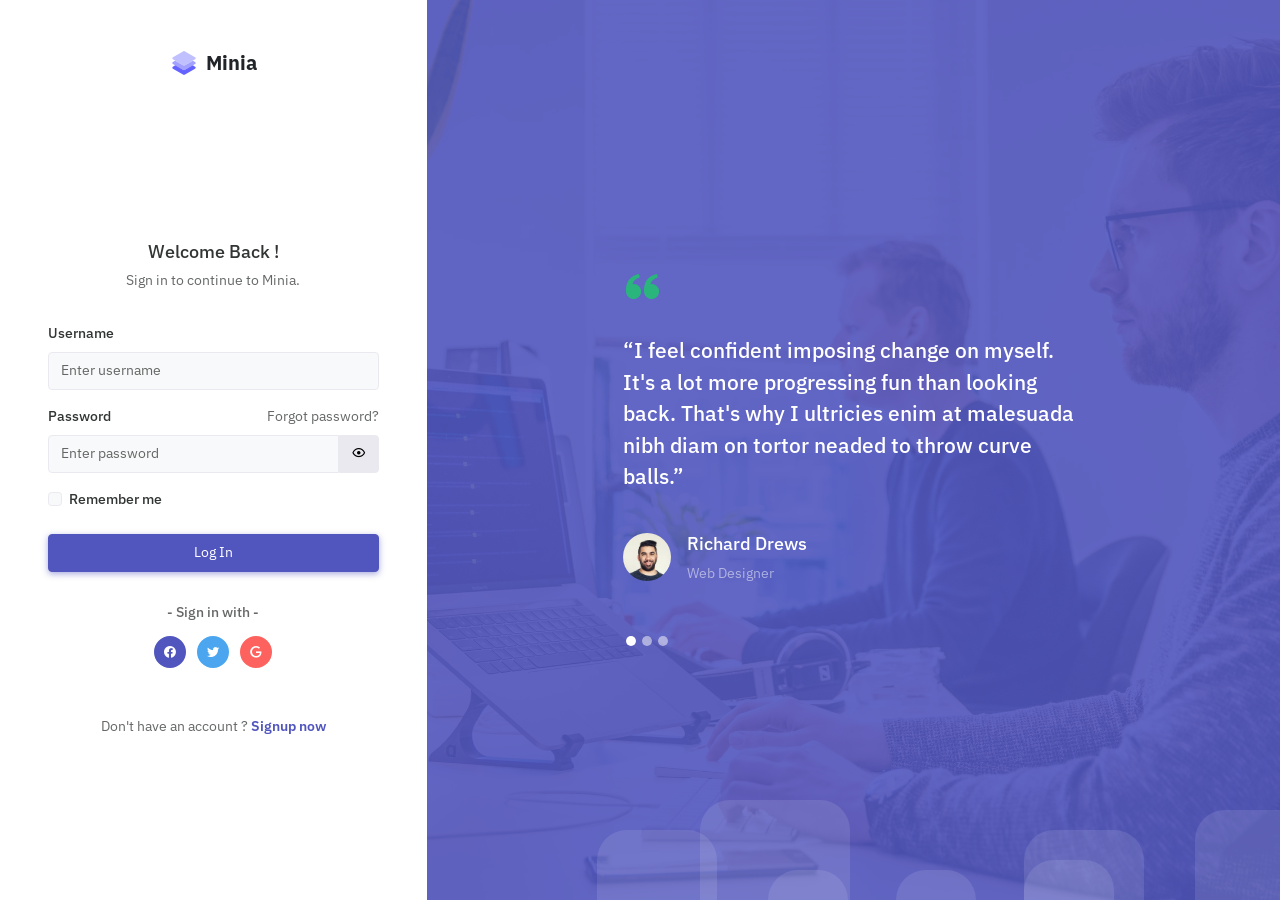
<file: auth-login.html>
<!doctype html>
<html lang="en">

    <head>

        <meta charset="utf-8" />
        <title>Login | Minia - Minimal Admin & Dashboard Template</title>
        <meta name="viewport" content="width=device-width, initial-scale=1.0">
        <meta content="Premium Multipurpose Admin & Dashboard Template" name="description" />
        <meta content="Themesbrand" name="author" />
        <!-- App favicon -->
        <link rel="shortcut icon" href="assets/images/favicon.ico">

        <!-- preloader css -->
        <link rel="stylesheet" href="assets/css/preloader.min.css" type="text/css" />

        <!-- Bootstrap Css -->
        <link href="assets/css/bootstrap.min.css" id="bootstrap-style" rel="stylesheet" type="text/css" />
        <!-- Icons Css -->
        <link href="assets/css/icons.min.css" rel="stylesheet" type="text/css" />
        <!-- App Css-->
        <link href="assets/css/app.min.css" id="app-style" rel="stylesheet" type="text/css" />

    </head>

    <body>

    <!-- <body data-layout="horizontal"> -->
        <div class="auth-page">
            <div class="container-fluid p-0">
                <div class="row g-0">
                    <div class="col-xxl-3 col-lg-4 col-md-5">
                        <div class="auth-full-page-content d-flex p-sm-5 p-4">
                            <div class="w-100">
                                <div class="d-flex flex-column h-100">
                                    <div class="mb-4 mb-md-5 text-center">
                                        <a href="index.html" class="d-block auth-logo">
                                            <img src="assets/images/logo-sm.svg" alt="" height="28"> <span class="logo-txt">Minia</span>
                                        </a>
                                    </div>
                                    <div class="auth-content my-auto">
                                        <div class="text-center">
                                            <h5 class="mb-0">Welcome Back !</h5>
                                            <p class="text-muted mt-2">Sign in to continue to Minia.</p>
                                        </div>
                                        <form class="mt-4 pt-2" action="index.html">
                                            <div class="mb-3">
                                                <label class="form-label">Username</label>
                                                <input type="text" class="form-control" id="username" placeholder="Enter username">
                                            </div>
                                            <div class="mb-3">
                                                <div class="d-flex align-items-start">
                                                    <div class="flex-grow-1">
                                                        <label class="form-label">Password</label>
                                                    </div>
                                                    <div class="flex-shrink-0">
                                                        <div class="">
                                                            <a href="auth-recoverpw.html" class="text-muted">Forgot password?</a>
                                                        </div>
                                                    </div>
                                                </div>
                                                
                                                <div class="input-group auth-pass-inputgroup">
                                                    <input type="password" class="form-control" placeholder="Enter password" aria-label="Password" aria-describedby="password-addon">
                                                    <button class="btn btn-light shadow-none ms-0" type="button" id="password-addon"><i class="mdi mdi-eye-outline"></i></button>
                                                </div>
                                            </div>
                                            <div class="row mb-4">
                                                <div class="col">
                                                    <div class="form-check">
                                                        <input class="form-check-input" type="checkbox" id="remember-check">
                                                        <label class="form-check-label" for="remember-check">
                                                            Remember me
                                                        </label>
                                                    </div>  
                                                </div>
                                                
                                            </div>
                                            <div class="mb-3">
                                                <button class="btn btn-primary w-100 waves-effect waves-light" type="submit">Log In</button>
                                            </div>
                                        </form>

                                        <div class="mt-4 pt-2 text-center">
                                            <div class="signin-other-title">
                                                <h5 class="font-size-14 mb-3 text-muted fw-medium">- Sign in with -</h5>
                                            </div>

                                            <ul class="list-inline mb-0">
                                                <li class="list-inline-item">
                                                    <a href="javascript:void()"
                                                        class="social-list-item bg-primary text-white border-primary">
                                                        <i class="mdi mdi-facebook"></i>
                                                    </a>
                                                </li>
                                                <li class="list-inline-item">
                                                    <a href="javascript:void()"
                                                        class="social-list-item bg-info text-white border-info">
                                                        <i class="mdi mdi-twitter"></i>
                                                    </a>
                                                </li>
                                                <li class="list-inline-item">
                                                    <a href="javascript:void()"
                                                        class="social-list-item bg-danger text-white border-danger">
                                                        <i class="mdi mdi-google"></i>
                                                    </a>
                                                </li>
                                            </ul>
                                        </div>

                                        <div class="mt-5 text-center">
                                            <p class="text-muted mb-0">Don't have an account ? <a href="auth-register.html"
                                                    class="text-primary fw-semibold"> Signup now </a> </p>
                                        </div>
                                    </div>
                                    
                                </div>
                            </div>
                        </div>
                        <!-- end auth full page content -->
                    </div>
                    <!-- end col -->
                    <div class="col-xxl-9 col-lg-8 col-md-7">
                        <div class="auth-bg pt-md-5 p-4 d-flex">
                            <div class="bg-overlay bg-primary"></div>
                            <ul class="bg-bubbles">
                                <li></li>
                                <li></li>
                                <li></li>
                                <li></li>
                                <li></li>
                                <li></li>
                                <li></li>
                                <li></li>
                                <li></li>
                                <li></li>
                            </ul>
                            <!-- end bubble effect -->
                            <div class="row justify-content-center align-items-center">
                                <div class="col-xl-7">
                                    <div class="p-0 p-sm-4 px-xl-0">
                                        <div id="reviewcarouselIndicators" class="carousel slide" data-bs-ride="carousel">
                                            <div class="carousel-indicators carousel-indicators-rounded justify-content-start ms-0 mb-0">
                                                <button type="button" data-bs-target="#reviewcarouselIndicators" data-bs-slide-to="0" class="active" aria-current="true" aria-label="Slide 1"></button>
                                                <button type="button" data-bs-target="#reviewcarouselIndicators" data-bs-slide-to="1" aria-label="Slide 2"></button>
                                                <button type="button" data-bs-target="#reviewcarouselIndicators" data-bs-slide-to="2" aria-label="Slide 3"></button>
                                            </div>
                                            <!-- end carouselIndicators -->
                                            <div class="carousel-inner">
                                                <div class="carousel-item active">
                                                    <div class="testi-contain text-white">
                                                        <i class="bx bxs-quote-alt-left text-success display-6"></i>

                                                        <h4 class="mt-4 fw-medium lh-base text-white">“I feel confident
                                                            imposing change
                                                            on myself. It's a lot more progressing fun than looking back.
                                                            That's why
                                                            I ultricies enim
                                                            at malesuada nibh diam on tortor neaded to throw curve balls.”
                                                        </h4>
                                                        <div class="mt-4 pt-3 pb-5">
                                                            <div class="d-flex align-items-start">
                                                                <div class="flex-shrink-0">
                                                                    <img src="assets/images/users/avatar-1.jpg" class="avatar-md img-fluid rounded-circle" alt="...">
                                                                </div>
                                                                <div class="flex-grow-1 ms-3 mb-4">
                                                                    <h5 class="font-size-18 text-white">Richard Drews
                                                                    </h5>
                                                                    <p class="mb-0 text-white-50">Web Designer</p>
                                                                </div>
                                                            </div>
                                                        </div>
                                                    </div>
                                                </div>

                                                <div class="carousel-item">
                                                    <div class="testi-contain text-white">
                                                        <i class="bx bxs-quote-alt-left text-success display-6"></i>

                                                        <h4 class="mt-4 fw-medium lh-base text-white">“Our task must be to
                                                            free ourselves by widening our circle of compassion to embrace
                                                            all living
                                                            creatures and
                                                            the whole of quis consectetur nunc sit amet semper justo. nature
                                                            and its beauty.”</h4>
                                                        <div class="mt-4 pt-3 pb-5">
                                                            <div class="d-flex align-items-start">
                                                                <div class="flex-shrink-0">
                                                                    <img src="assets/images/users/avatar-2.jpg" class="avatar-md img-fluid rounded-circle" alt="...">
                                                                </div>
                                                                <div class="flex-grow-1 ms-3 mb-4">
                                                                    <h5 class="font-size-18 text-white">Rosanna French
                                                                    </h5>
                                                                    <p class="mb-0 text-white-50">Web Developer</p>
                                                                </div>
                                                            </div>
                                                        </div>
                                                    </div>
                                                </div>

                                                <div class="carousel-item">
                                                    <div class="testi-contain text-white">
                                                        <i class="bx bxs-quote-alt-left text-success display-6"></i>

                                                        <h4 class="mt-4 fw-medium lh-base text-white">“I've learned that
                                                            people will forget what you said, people will forget what you
                                                            did,
                                                            but people will never forget
                                                            how donec in efficitur lectus, nec lobortis metus you made them
                                                            feel.”</h4>
                                                        <div class="mt-4 pt-3 pb-5">
                                                            <div class="d-flex align-items-start">
                                                                <img src="assets/images/users/avatar-3.jpg"
                                                                    class="avatar-md img-fluid rounded-circle" alt="...">
                                                                <div class="flex-1 ms-3 mb-4">
                                                                    <h5 class="font-size-18 text-white">Ilse R. Eaton</h5>
                                                                    <p class="mb-0 text-white-50">Manager
                                                                    </p>
                                                                </div>
                                                            </div>
                                                        </div>
                                                    </div>
                                                </div>
                                            </div>
                                            <!-- end carousel-inner -->
                                        </div>
                                        <!-- end review carousel -->
                                    </div>
                                </div>
                            </div>
                        </div>
                    </div>
                    <!-- end col -->
                </div>
                <!-- end row -->
            </div>
            <!-- end container fluid -->
        </div>


        <!-- JAVASCRIPT -->
        <script src="assets/js/jquery.min.js"></script>
        <script src="assets/js/bootstrap.bundle.min.js"></script>
        <script src="assets/js/metisMenu.min.js"></script>
        <script src="assets/js/simplebar.min.js"></script>
        <script src="assets/js/waves.min.js"></script>
        <script src="assets/js/feather.min.js"></script>
        <!-- pace js -->
        <script src="assets/js/pace.min.js"></script>
        <!-- password addon init -->
        <script src="assets/js/pass-addon.init.js"></script>

    </body>

</html>
</file>
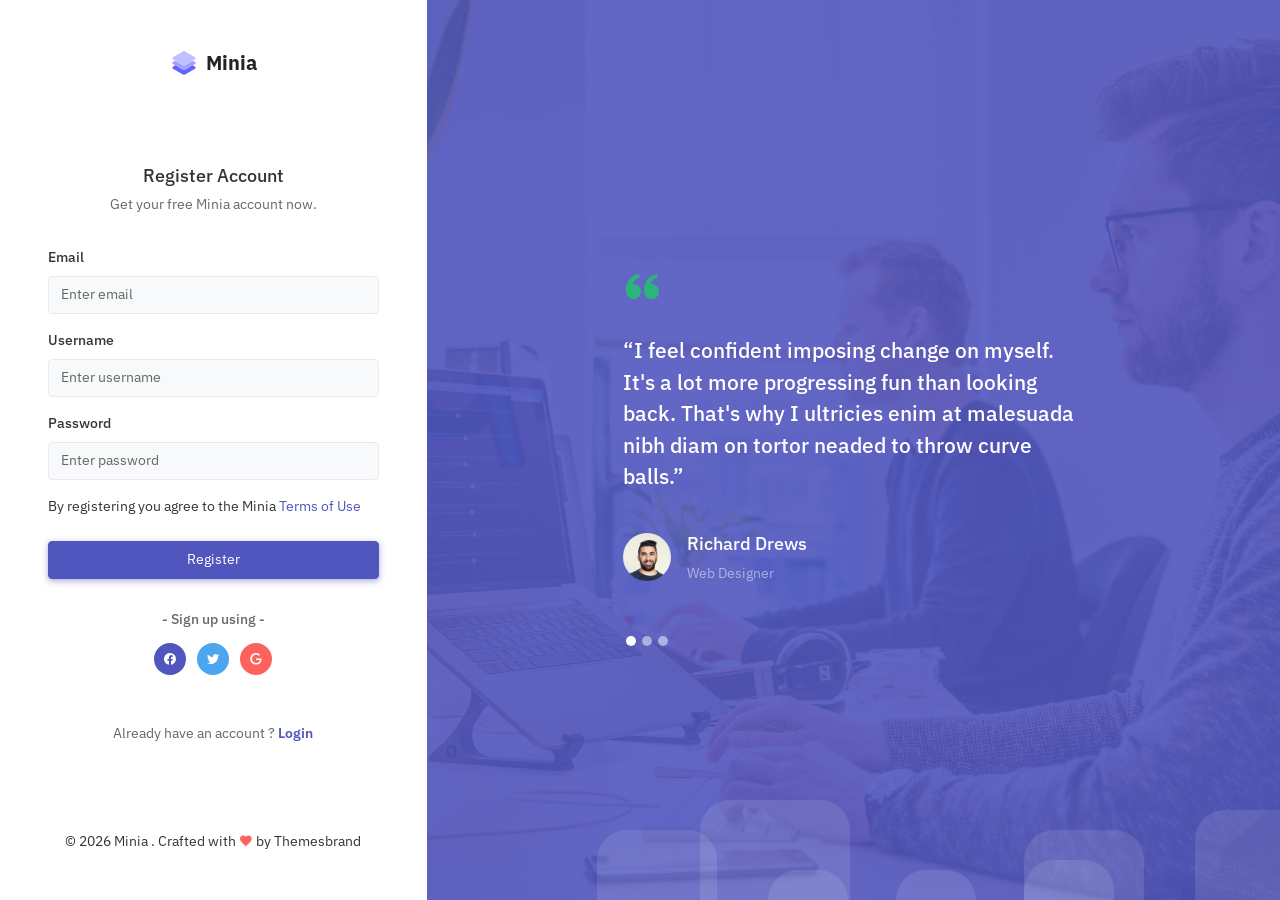
<file: auth-register.html>
<!doctype html>
<html lang="en">

    <head>

        <meta charset="utf-8" />
        <title>Register | Minia - Minimal Admin & Dashboard Template</title>
        <meta name="viewport" content="width=device-width, initial-scale=1.0">
        <meta content="Premium Multipurpose Admin & Dashboard Template" name="description" />
        <meta content="Themesbrand" name="author" />
        <!-- App favicon -->
        <link rel="shortcut icon" href="assets/images/favicon.ico">

        <!-- preloader css -->
        <link rel="stylesheet" href="assets/css/preloader.min.css" type="text/css" />

        <!-- Bootstrap Css -->
        <link href="assets/css/bootstrap.min.css" id="bootstrap-style" rel="stylesheet" type="text/css" />
        <!-- Icons Css -->
        <link href="assets/css/icons.min.css" rel="stylesheet" type="text/css" />
        <!-- App Css-->
        <link href="assets/css/app.min.css" id="app-style" rel="stylesheet" type="text/css" />

    </head>

    <body>

    <!-- <body data-layout="horizontal"> -->
        <div class="auth-page">
            <div class="container-fluid p-0">
                <div class="row g-0">
                    <div class="col-xxl-3 col-lg-4 col-md-5">
                        <div class="auth-full-page-content d-flex p-sm-5 p-4">
                            <div class="w-100">
                                <div class="d-flex flex-column h-100">
                                    <div class="mb-4 mb-md-5 text-center">
                                        <a href="index.html" class="d-block auth-logo">
                                            <img src="assets/images/logo-sm.svg" alt="" height="28"> <span class="logo-txt">Minia</span>
                                        </a>
                                    </div>
                                    <div class="auth-content my-auto">
                                        <div class="text-center">
                                            <h5 class="mb-0">Register Account</h5>
                                            <p class="text-muted mt-2">Get your free Minia account now.</p>
                                        </div>
                                        <form class="needs-validation mt-4 pt-2" novalidate action="index.html">
                                            <div class="mb-3">
                                                <label for="useremail" class="form-label">Email</label>
                                                <input type="email" class="form-control" id="useremail" placeholder="Enter email" required>  
                                                <div class="invalid-feedback">
                                                    Please Enter Email
                                                </div>      
                                            </div>
                    
                                            <div class="mb-3">
                                                <label for="username" class="form-label">Username</label>
                                                <input type="text" class="form-control" id="username" placeholder="Enter username" required>
                                                <div class="invalid-feedback">
                                                    Please Enter Username
                                                </div>  
                                            </div>
                    
                                            <div class="mb-3">
                                                <label for="userpassword" class="form-label">Password</label>
                                                <input type="password" class="form-control" id="userpassword" placeholder="Enter password" required>
                                                <div class="invalid-feedback">
                                                    Please Enter Password
                                                </div>       
                                            </div>
                                            <div class="mb-4">
                                                <p class="mb-0">By registering you agree to the Minia <a href="#" class="text-primary">Terms of Use</a></p>
                                            </div>
                                            <div class="mb-3">
                                                <button class="btn btn-primary w-100 waves-effect waves-light" type="submit">Register</button>
                                            </div>
                                        </form>

                                        <div class="mt-4 pt-2 text-center">
                                            <div class="signin-other-title">
                                                <h5 class="font-size-14 mb-3 text-muted fw-medium">- Sign up using -</h5>
                                            </div>

                                            <ul class="list-inline mb-0">
                                                <li class="list-inline-item">
                                                    <a href="javascript:void()"
                                                        class="social-list-item bg-primary text-white border-primary">
                                                        <i class="mdi mdi-facebook"></i>
                                                    </a>
                                                </li>
                                                <li class="list-inline-item">
                                                    <a href="javascript:void()"
                                                        class="social-list-item bg-info text-white border-info">
                                                        <i class="mdi mdi-twitter"></i>
                                                    </a>
                                                </li>
                                                <li class="list-inline-item">
                                                    <a href="javascript:void()"
                                                        class="social-list-item bg-danger text-white border-danger">
                                                        <i class="mdi mdi-google"></i>
                                                    </a>
                                                </li>
                                            </ul>
                                        </div>

                                        <div class="mt-5 text-center">
                                            <p class="text-muted mb-0">Already have an account ? <a href="auth-login.html"
                                                    class="text-primary fw-semibold"> Login </a> </p>
                                        </div>
                                    </div>
                                    <div class="mt-4 mt-md-5 text-center">
                                        <p class="mb-0">© <script>document.write(new Date().getFullYear())</script> Minia   . Crafted with <i class="mdi mdi-heart text-danger"></i> by Themesbrand</p>
                                    </div>
                                </div>
                            </div>
                        </div>
                        <!-- end auth full page content -->
                    </div>
                    <!-- end col -->
                    <div class="col-xxl-9 col-lg-8 col-md-7">
                        <div class="auth-bg pt-md-5 p-4 d-flex">
                            <div class="bg-overlay bg-primary"></div>
                            <ul class="bg-bubbles">
                                <li></li>
                                <li></li>
                                <li></li>
                                <li></li>
                                <li></li>
                                <li></li>
                                <li></li>
                                <li></li>
                                <li></li>
                                <li></li>
                            </ul>
                            <!-- end bubble effect -->
                            <div class="row justify-content-center align-items-center">
                                <div class="col-xl-7">
                                    <div class="p-0 p-sm-4 px-xl-0">
                                        <div id="reviewcarouselIndicators" class="carousel slide" data-bs-ride="carousel">
                                            <div class="carousel-indicators carousel-indicators-rounded justify-content-start ms-0 mb-0">
                                                <button type="button" data-bs-target="#reviewcarouselIndicators" data-bs-slide-to="0" class="active" aria-current="true" aria-label="Slide 1"></button>
                                                <button type="button" data-bs-target="#reviewcarouselIndicators" data-bs-slide-to="1" aria-label="Slide 2"></button>
                                                <button type="button" data-bs-target="#reviewcarouselIndicators" data-bs-slide-to="2" aria-label="Slide 3"></button>
                                            </div>
                                            <!-- end carouselIndicators -->
                                            <div class="carousel-inner">
                                                <div class="carousel-item active">
                                                    <div class="testi-contain text-white">
                                                        <i class="bx bxs-quote-alt-left text-success display-6"></i>

                                                        <h4 class="mt-4 fw-medium lh-base text-white">“I feel confident
                                                            imposing change
                                                            on myself. It's a lot more progressing fun than looking back.
                                                            That's why
                                                            I ultricies enim
                                                            at malesuada nibh diam on tortor neaded to throw curve balls.”
                                                        </h4>
                                                        <div class="mt-4 pt-3 pb-5">
                                                            <div class="d-flex align-items-start">
                                                                <div class="flex-shrink-0">
                                                                    <img src="assets/images/users/avatar-1.jpg" class="avatar-md img-fluid rounded-circle" alt="...">
                                                                </div>
                                                                <div class="flex-grow-1 ms-3 mb-4">
                                                                    <h5 class="font-size-18 text-white">Richard Drews
                                                                    </h5>
                                                                    <p class="mb-0 text-white-50">Web Designer</p>
                                                                </div>
                                                            </div>
                                                        </div>
                                                    </div>
                                                </div>

                                                <div class="carousel-item">
                                                    <div class="testi-contain text-white">
                                                        <i class="bx bxs-quote-alt-left text-success display-6"></i>

                                                        <h4 class="mt-4 fw-medium lh-base text-white">“Our task must be to
                                                            free ourselves by widening our circle of compassion to embrace
                                                            all living
                                                            creatures and
                                                            the whole of quis consectetur nunc sit amet semper justo. nature
                                                            and its beauty.”</h4>
                                                        <div class="mt-4 pt-3 pb-5">
                                                            <div class="d-flex align-items-start">
                                                                <div class="flex-shrink-0">
                                                                    <img src="assets/images/users/avatar-2.jpg" class="avatar-md img-fluid rounded-circle" alt="...">
                                                                </div>
                                                                <div class="flex-grow-1 ms-3 mb-4">
                                                                    <h5 class="font-size-18 text-white">Rosanna French
                                                                    </h5>
                                                                    <p class="mb-0 text-white-50">Web Developer</p>
                                                                </div>
                                                            </div>
                                                        </div>
                                                    </div>
                                                </div>

                                                <div class="carousel-item">
                                                    <div class="testi-contain text-white">
                                                        <i class="bx bxs-quote-alt-left text-success display-6"></i>

                                                        <h4 class="mt-4 fw-medium lh-base text-white">“I've learned that
                                                            people will forget what you said, people will forget what you
                                                            did,
                                                            but people will never forget
                                                            how donec in efficitur lectus, nec lobortis metus you made them
                                                            feel.”</h4>
                                                        <div class="mt-4 pt-3 pb-5">
                                                            <div class="d-flex align-items-start">
                                                                <img src="assets/images/users/avatar-3.jpg"
                                                                    class="avatar-md img-fluid rounded-circle" alt="...">
                                                                <div class="flex-1 ms-3 mb-4">
                                                                    <h5 class="font-size-18 text-white">Ilse R. Eaton</h5>
                                                                    <p class="mb-0 text-white-50">Manager
                                                                    </p>
                                                                </div>
                                                            </div>
                                                        </div>
                                                    </div>
                                                </div>
                                            </div>
                                            <!-- end carousel-inner -->
                                        </div>
                                        <!-- end review carousel -->
                                    </div>
                                </div>
                            </div>
                        </div>
                    </div>
                    <!-- end col -->
                </div>
                <!-- end row -->
            </div>
            <!-- end container fluid -->
        </div>


        <!-- JAVASCRIPT -->
        <script src="assets/js/jquery.min.js"></script>
        <script src="assets/js/bootstrap.bundle.min.js"></script>
        <script src="assets/js/metisMenu.min.js"></script>
        <script src="assets/js/simplebar.min.js"></script>
        <script src="assets/js/waves.min.js"></script>
        <script src="assets/js/feather.min.js"></script>
        <!-- pace js -->
        <script src="assets/js/pace.min.js"></script>

    </body>

</html>
</file>
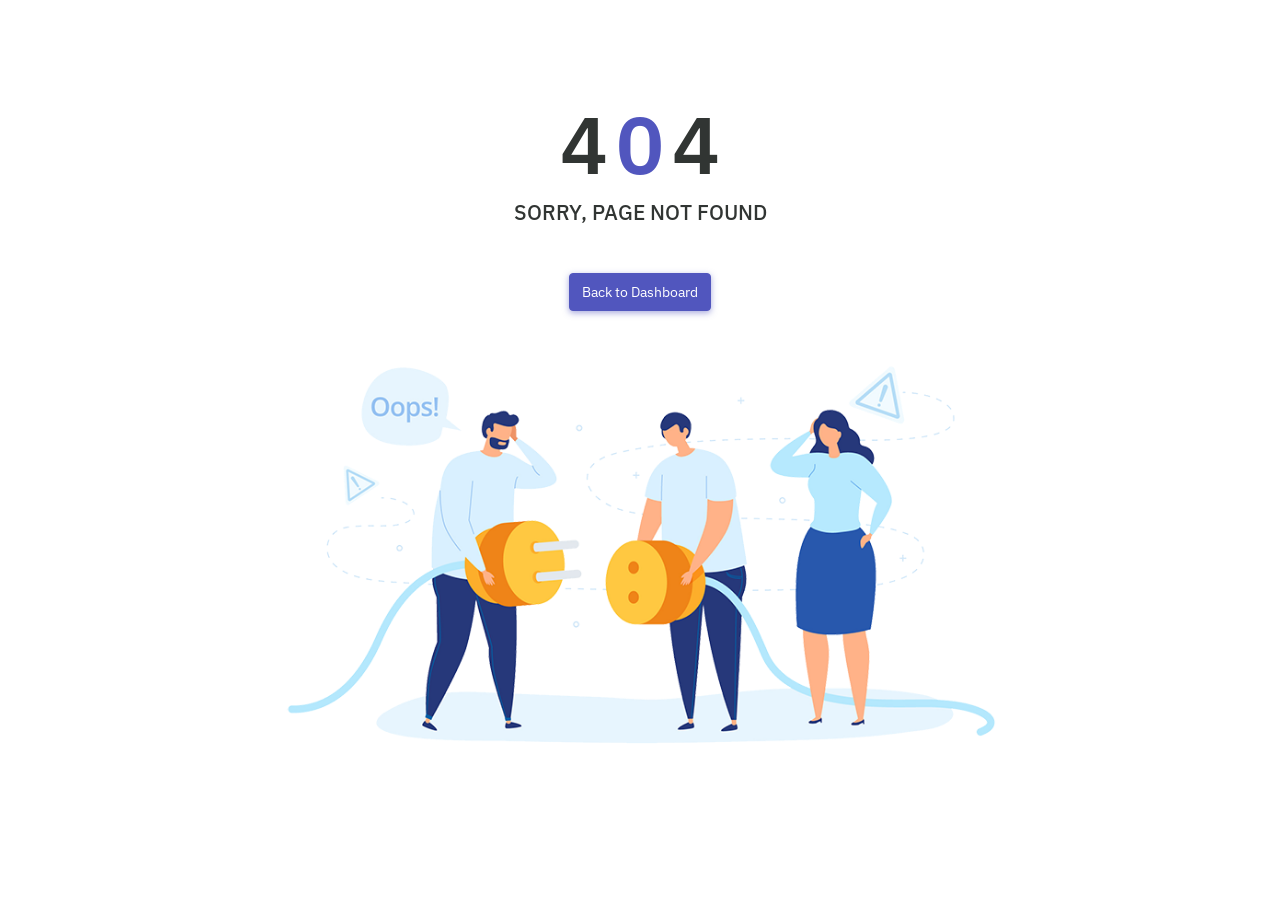
<file: pages-404.html>
<!doctype html>
<html lang="en">

    <head>
        
        <meta charset="utf-8" />
        <title>404 Error | Minia - Minimal Admin & Dashboard Template</title>
        <meta name="viewport" content="width=device-width, initial-scale=1.0">
        <meta content="Premium Multipurpose Admin & Dashboard Template" name="description" />
        <meta content="Themesbrand" name="author" />
        <!-- App favicon -->
        <link rel="shortcut icon" href="assets/images/favicon.ico">

        <!-- preloader css -->
        <link rel="stylesheet" href="assets/css/preloader.min.css" type="text/css" />

        <!-- Bootstrap Css -->
        <link href="assets/css/bootstrap.min.css" id="bootstrap-style" rel="stylesheet" type="text/css" />
        <!-- Icons Css -->
        <link href="assets/css/icons.min.css" rel="stylesheet" type="text/css" />
        <!-- App Css-->
        <link href="assets/css/app.min.css" id="app-style" rel="stylesheet" type="text/css" />

    </head>

    <body>

    <!-- <body data-layout="horizontal"> -->

        <div class="my-5 pt-5">
            <div class="container">
                <div class="row">
                    <div class="col-lg-12">
                        <div class="text-center mb-5">
                            <h1 class="display-1 fw-semibold">4<span class="text-primary mx-2">0</span>4</h1>
                            <h4 class="text-uppercase">Sorry, page not found</h4>
                            <div class="mt-5 text-center">
                                <a class="btn btn-primary waves-effect waves-light" href="index.html">Back to Dashboard</a>
                            </div>
                        </div>
                    </div>
                </div>
                <div class="row justify-content-center">
                    <div class="col-md-10 col-xl-8">
                        <div>
                            <img src="assets/images/error-img.png" alt="" class="img-fluid">
                        </div>
                    </div>
                    <!-- end row -->
                </div>
                <!-- end row -->
            </div>
            <!-- end container -->
        </div>
        <!-- end content -->

        <!-- JAVASCRIPT -->
        <script src="assets/js/jquery.min.js"></script>
        <script src="assets/js/bootstrap.bundle.min.js"></script>
        <script src="assets/js/metisMenu.min.js"></script>
        <script src="assets/js/simplebar.min.js"></script>
        <script src="assets/js/waves.min.js"></script>
        <script src="assets/js/feather.min.js"></script>
        <!-- pace js -->
        <script src="assets/js/pace.min.js"></script>

    </body>
</html>
</file>
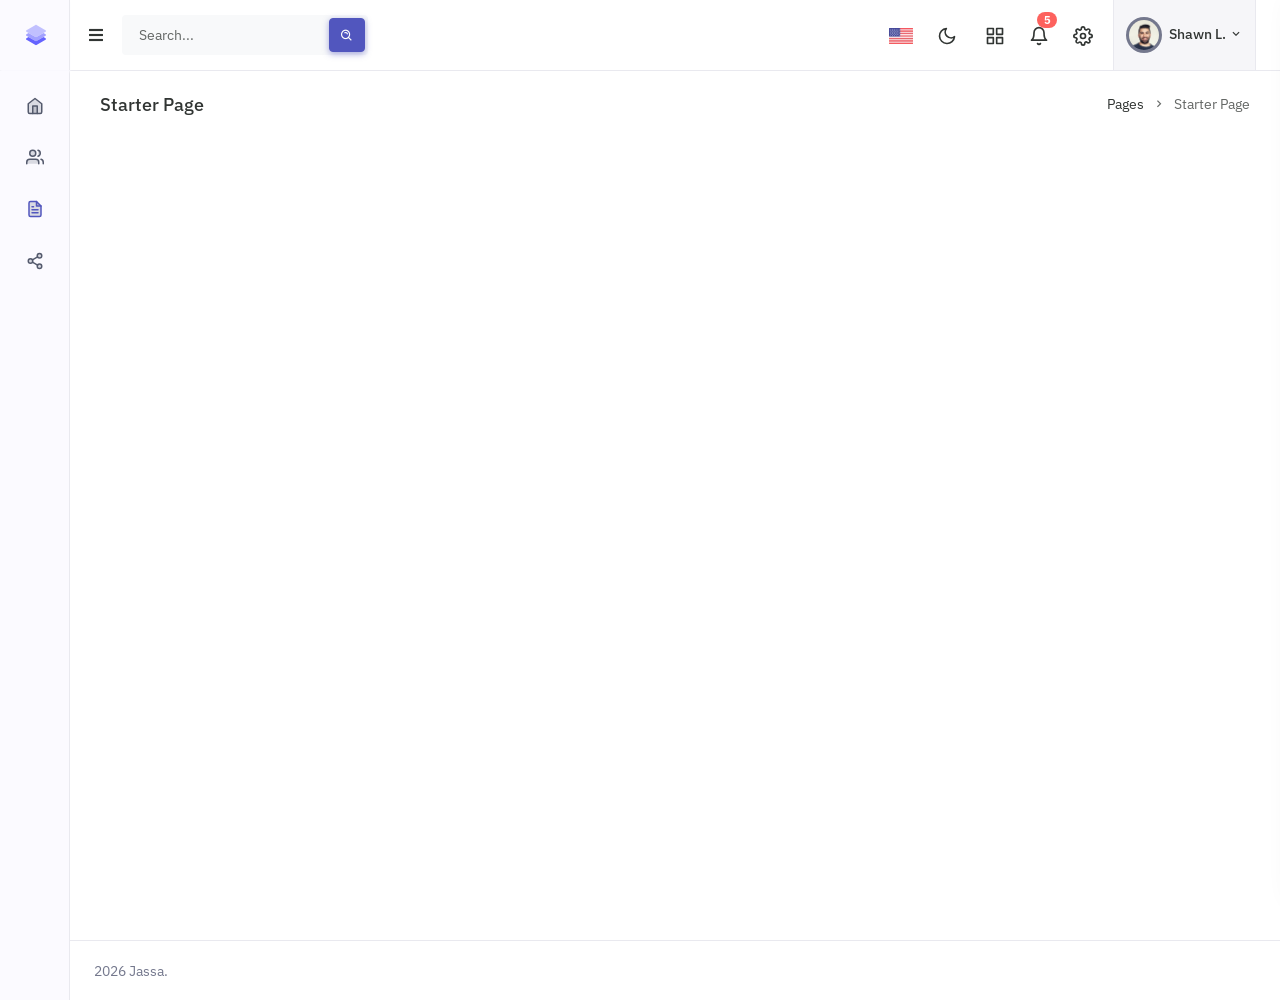
<file: pages-starter.html>
<!doctype html>
<html lang="en">

    <head>
        
        <meta charset="utf-8" />
        <title>Starter Page | Minia - Minimal Admin & Dashboard Template</title>
        <meta name="viewport" content="width=device-width, initial-scale=1.0">
        <meta content="Premium Multipurpose Admin & Dashboard Template" name="description" />
        <meta content="Themesbrand" name="author" />
        <!-- App favicon -->
        <link rel="shortcut icon" href="assets/images/favicon.ico">

        <!-- preloader css -->
        <link rel="stylesheet" href="assets/css/preloader.min.css" type="text/css" />

        <!-- Bootstrap Css -->
        <link href="assets/css/bootstrap.min.css" id="bootstrap-style" rel="stylesheet" type="text/css" />
        <!-- Icons Css -->
        <link href="assets/css/icons.min.css" rel="stylesheet" type="text/css" />
        <!-- App Css-->
        <link href="assets/css/app.min.css" id="app-style" rel="stylesheet" type="text/css" />

    </head>

    <body>

    <!-- <body data-layout="horizontal"> -->

        <!-- Begin page -->
        <div id="layout-wrapper">

            
            <header id="page-topbar">
                <div class="navbar-header">
                    <div class="d-flex">
                        <!-- LOGO -->
                        <div class="navbar-brand-box">
                            <a href="index.html" class="logo logo-dark">
                                <span class="logo-sm">
                                    <img src="assets/images/logo-sm.svg" alt="" height="24">
                                </span>
                                <span class="logo-lg">
                                    <img src="assets/images/logo-sm.svg" alt="" height="24"> <span class="logo-txt">Minia</span>
                                </span>
                            </a>

                            <a href="index.html" class="logo logo-light">
                                <span class="logo-sm">
                                    <img src="assets/images/logo-sm.svg" alt="" height="24">
                                </span>
                                <span class="logo-lg">
                                    <img src="assets/images/logo-sm.svg" alt="" height="24"> <span class="logo-txt">Minia</span>
                                </span>
                            </a>
                        </div>

                        <button type="button" class="btn btn-sm px-3 font-size-16 header-item" id="vertical-menu-btn">
                            <i class="fa fa-fw fa-bars"></i>
                        </button>

                        <!-- App Search-->
                        <form class="app-search d-none d-lg-block">
                            <div class="position-relative">
                                <input type="text" class="form-control" placeholder="Search...">
                                <button class="btn btn-primary" type="button"><i class="bx bx-search-alt align-middle"></i></button>
                            </div>
                        </form>
                    </div>

                    <div class="d-flex">

                        <div class="dropdown d-inline-block d-lg-none ms-2">
                            <button type="button" class="btn header-item" id="page-header-search-dropdown"
                            data-bs-toggle="dropdown" aria-haspopup="true" aria-expanded="false">
                                <i data-feather="search" class="icon-lg"></i>
                            </button>
                            <div class="dropdown-menu dropdown-menu-lg dropdown-menu-end p-0"
                                aria-labelledby="page-header-search-dropdown">
        
                                <form class="p-3">
                                    <div class="form-group m-0">
                                        <div class="input-group">
                                            <input type="text" class="form-control" placeholder="Search ..." aria-label="Search Result">

                                            <button class="btn btn-primary" type="submit"><i class="mdi mdi-magnify"></i></button>
                                        </div>
                                    </div>
                                </form>
                            </div>
                        </div>

                        <div class="dropdown d-none d-sm-inline-block">
                            <button type="button" class="btn header-item"
                            data-bs-toggle="dropdown" aria-haspopup="true" aria-expanded="false">
                                <img id="header-lang-img" src="assets/images/flags/us.jpg" alt="Header Language" height="16">
                            </button>
                            <div class="dropdown-menu dropdown-menu-end">

                                <!-- item-->
                                <a href="javascript:void(0);" class="dropdown-item notify-item language" data-lang="en">
                                    <img src="assets/images/flags/us.jpg" alt="user-image" class="me-1" height="12"> <span class="align-middle">English</span>
                                </a>
                                <!-- item-->
                                <a href="javascript:void(0);" class="dropdown-item notify-item language" data-lang="sp">
                                    <img src="assets/images/flags/spain.jpg" alt="user-image" class="me-1" height="12"> <span class="align-middle">Spanish</span>
                                </a>

                                <!-- item-->
                                <a href="javascript:void(0);" class="dropdown-item notify-item language" data-lang="gr">
                                    <img src="assets/images/flags/germany.jpg" alt="user-image" class="me-1" height="12"> <span class="align-middle">German</span>
                                </a>

                                <!-- item-->
                                <a href="javascript:void(0);" class="dropdown-item notify-item language" data-lang="it">
                                    <img src="assets/images/flags/italy.jpg" alt="user-image" class="me-1" height="12"> <span class="align-middle">Italian</span>
                                </a>

                                <!-- item-->
                                <a href="javascript:void(0);" class="dropdown-item notify-item language" data-lang="ru">
                                    <img src="assets/images/flags/russia.jpg" alt="user-image" class="me-1" height="12"> <span class="align-middle">Russian</span>
                                </a>
                            </div>
                        </div>

                        <div class="dropdown d-none d-sm-inline-block">
                            <button type="button" class="btn header-item" id="mode-setting-btn">
                                <i data-feather="moon" class="icon-lg layout-mode-dark"></i>
                                <i data-feather="sun" class="icon-lg layout-mode-light"></i>
                            </button>
                        </div>

                        <div class="dropdown d-none d-lg-inline-block ms-1">
                            <button type="button" class="btn header-item"
                            data-bs-toggle="dropdown" aria-haspopup="true" aria-expanded="false">
                                <i data-feather="grid" class="icon-lg"></i>
                            </button>
                            <div class="dropdown-menu dropdown-menu-lg dropdown-menu-end">
                                <div class="p-2">
                                    <div class="row g-0">
                                        <div class="col">
                                            <a class="dropdown-icon-item" href="#">
                                                <img src="assets/images/brands/github.png" alt="Github">
                                                <span>GitHub</span>
                                            </a>
                                        </div>
                                        <div class="col">
                                            <a class="dropdown-icon-item" href="#">
                                                <img src="assets/images/brands/bitbucket.png" alt="bitbucket">
                                                <span>Bitbucket</span>
                                            </a>
                                        </div>
                                        <div class="col">
                                            <a class="dropdown-icon-item" href="#">
                                                <img src="assets/images/brands/dribbble.png" alt="dribbble">
                                                <span>Dribbble</span>
                                            </a>
                                        </div>
                                    </div>

                                    <div class="row g-0">
                                        <div class="col">
                                            <a class="dropdown-icon-item" href="#">
                                                <img src="assets/images/brands/dropbox.png" alt="dropbox">
                                                <span>Dropbox</span>
                                            </a>
                                        </div>
                                        <div class="col">
                                            <a class="dropdown-icon-item" href="#">
                                                <img src="assets/images/brands/mail_chimp.png" alt="mail_chimp">
                                                <span>Mail Chimp</span>
                                            </a>
                                        </div>
                                        <div class="col">
                                            <a class="dropdown-icon-item" href="#">
                                                <img src="assets/images/brands/slack.png" alt="slack">
                                                <span>Slack</span>
                                            </a>
                                        </div>
                                    </div>
                                </div>
                            </div>
                        </div>

                        <div class="dropdown d-inline-block">
                            <button type="button" class="btn header-item noti-icon position-relative" id="page-header-notifications-dropdown"
                            data-bs-toggle="dropdown" aria-haspopup="true" aria-expanded="false">
                                <i data-feather="bell" class="icon-lg"></i>
                                <span class="badge bg-danger rounded-pill">5</span>
                            </button>
                            <div class="dropdown-menu dropdown-menu-lg dropdown-menu-end p-0"
                                aria-labelledby="page-header-notifications-dropdown">
                                <div class="p-3">
                                    <div class="row align-items-center">
                                        <div class="col">
                                            <h6 class="m-0"> Notifications </h6>
                                        </div>
                                        <div class="col-auto">
                                            <a href="#!" class="small text-reset text-decoration-underline"> Unread (3)</a>
                                        </div>
                                    </div>
                                </div>
                                <div data-simplebar style="max-height: 230px;">
                                    <a href="#!" class="text-reset notification-item">
                                        <div class="d-flex">
                                            <div class="flex-shrink-0 me-3">
                                                <img src="assets/images/users/avatar-3.jpg" class="rounded-circle avatar-sm" alt="user-pic">
                                            </div>
                                            <div class="flex-grow-1">
                                                <h6 class="mb-1">James Lemire</h6>
                                                <div class="font-size-13 text-muted">
                                                    <p class="mb-1">It will seem like simplified English.</p>
                                                    <p class="mb-0"><i class="mdi mdi-clock-outline"></i> <span>1 hour ago</span></p>
                                                </div>
                                            </div>
                                        </div>
                                    </a>
                                    <a href="#!" class="text-reset notification-item">
                                        <div class="d-flex">
                                            <div class="flex-shrink-0 avatar-sm me-3">
                                                <span class="avatar-title bg-primary rounded-circle font-size-16">
                                                    <i class="bx bx-cart"></i>
                                                </span>
                                            </div>
                                            <div class="flex-grow-1">
                                                <h6 class="mb-1">Your order is placed</h6>
                                                <div class="font-size-13 text-muted">
                                                    <p class="mb-1">If several languages coalesce the grammar</p>
                                                    <p class="mb-0"><i class="mdi mdi-clock-outline"></i> <span>3 min ago</span></p>
                                                </div>
                                            </div>
                                        </div>
                                    </a>
                                    <a href="#!" class="text-reset notification-item">
                                        <div class="d-flex">
                                            <div class="flex-shrink-0 avatar-sm me-3">
                                                <span class="avatar-title bg-success rounded-circle font-size-16">
                                                    <i class="bx bx-badge-check"></i>
                                                </span>
                                            </div>
                                            <div class="flex-grow-1">
                                                <h6 class="mb-1">Your item is shipped</h6>
                                                <div class="font-size-13 text-muted">
                                                    <p class="mb-1">If several languages coalesce the grammar</p>
                                                    <p class="mb-0"><i class="mdi mdi-clock-outline"></i> <span>3 min ago</span></p>
                                                </div>
                                            </div>
                                        </div>
                                    </a>

                                    <a href="#!" class="text-reset notification-item">
                                        <div class="d-flex">
                                            <div class="flex-shrink-0 me-3">
                                                <img src="assets/images/users/avatar-6.jpg" class="rounded-circle avatar-sm" alt="user-pic">
                                            </div>
                                            <div class="flex-grow-1">
                                                <h6 class="mb-1">Salena Layfield</h6>
                                                <div class="font-size-13 text-muted">
                                                    <p class="mb-1">As a skeptical Cambridge friend of mine occidental.</p>
                                                    <p class="mb-0"><i class="mdi mdi-clock-outline"></i> <span>1 hour ago</span></p>
                                                </div>
                                            </div>
                                        </div>
                                    </a>
                                </div>
                                <div class="p-2 border-top d-grid">
                                    <a class="btn btn-sm btn-link font-size-14 text-center" href="javascript:void(0)">
                                        <i class="mdi mdi-arrow-right-circle me-1"></i> <span>View More..</span> 
                                    </a>
                                </div>
                            </div>
                        </div>

                        <div class="dropdown d-inline-block">
                            <button type="button" class="btn header-item right-bar-toggle me-2">
                                <i data-feather="settings" class="icon-lg"></i>
                            </button>
                        </div>

                        <div class="dropdown d-inline-block">
                            <button type="button" class="btn header-item bg-light-subtle border-start border-end" id="page-header-user-dropdown"
                            data-bs-toggle="dropdown" aria-haspopup="true" aria-expanded="false">
                                <img class="rounded-circle header-profile-user" src="assets/images/users/avatar-1.jpg"
                                    alt="Header Avatar">
                                <span class="d-none d-xl-inline-block ms-1 fw-medium">Shawn L.</span>
                                <i class="mdi mdi-chevron-down d-none d-xl-inline-block"></i>
                            </button>
                            <div class="dropdown-menu dropdown-menu-end">
                                <!-- item-->
                                <a class="dropdown-item" href="apps-contacts-profile.html"><i class="mdi mdi mdi-face-man font-size-16 align-middle me-1"></i> Profile</a>
                                <a class="dropdown-item" href="auth-lock-screen.html"><i class="mdi mdi-lock font-size-16 align-middle me-1"></i> Lock Screen</a>
                                <div class="dropdown-divider"></div>
                                <a class="dropdown-item" href="auth-logout.html"><i class="mdi mdi-logout font-size-16 align-middle me-1"></i> Logout</a>
                            </div>
                        </div>

                    </div>
                </div>
            </header>

            <!-- ========== Left Sidebar Start ========== -->
            <div class="vertical-menu">

                <div data-simplebar class="h-100">

                    <!--- Sidemenu -->
                    <div id="sidebar-menu">
                        <!-- Left Menu Start -->
                        <ul class="metismenu list-unstyled" id="side-menu">
                            <li class="menu-title" data-key="t-menu">Menu</li>

                            <li>
                                <a href="index.html">
                                    <i data-feather="home"></i>
                                    <span data-key="t-dashboard">Dashboard</span>
                                </a>
                            </li>

                            

                            <li>
                                <a href="javascript: void(0);" class="has-arrow">
                                    <i data-feather="users"></i>
                                    <span data-key="t-authentication">Authentication</span>
                                </a>
                                <ul class="sub-menu" aria-expanded="false">
                                    <li><a href="auth-login.html" data-key="t-login">Login</a></li>
                                    <li><a href="auth-register.html" data-key="t-register">Register</a></li>
                                  
                                </ul>
                            </li>

                            <li>
                                <a href="javascript: void(0);" class="has-arrow">
                                    <i data-feather="file-text"></i>
                                    <span data-key="t-pages">Pages</span>
                                </a>
                                <ul class="sub-menu" aria-expanded="false">
                                    <li><a href="pages-starter.html" data-key="t-starter-page">Starter Page</a></li>
                                    <li><a href="pages-404.html" data-key="t-error-404">Error 404</a></li>
                                    
                                </ul>
                            </li>

                          
                            

                            

                           
                           

                            


                            

                            <li>
                                <a href="javascript: void(0);" class="has-arrow">
                                    <i data-feather="share-2"></i>
                                    <span data-key="t-multi-level">Multi Level</span>
                                </a>
                                <ul class="sub-menu" aria-expanded="true">
                                    <li><a href="javascript: void(0);" data-key="t-level-1-1">Level 1.1</a></li>
                                    <li>
                                        <a href="javascript: void(0);" class="has-arrow" data-key="t-level-1-2">Level 1.2</a>
                                        <ul class="sub-menu" aria-expanded="true">
                                            <li><a href="javascript: void(0);" data-key="t-level-2-1">Level 2.1</a></li>
                                            <li><a href="javascript: void(0);" data-key="t-level-2-2">Level 2.2</a></li>
                                        </ul>
                                    </li>
                                </ul>
                            </li>

                        </ul>

                        <div class="card sidebar-alert border-0 text-center mx-4 mb-0 mt-5">
                            <div class="card-body">
                                <img src="assets/images/giftbox.png" alt="">
                                <div class="mt-4">
                                    <h5 class="alertcard-title font-size-16">Unlimited Access</h5>
                                    <p class="font-size-13">Upgrade your plan from a Free trial, to select ‘Business Plan’.</p>
                                    <a href="#!" class="btn btn-primary mt-2">Upgrade Now</a>
                                </div>
                            </div>
                        </div>
                    </div>
                    <!-- Sidebar -->
                </div>
            </div>
            <!-- Left Sidebar End -->

            

            <!-- ============================================================== -->
            <!-- Start right Content here -->
            <!-- ============================================================== -->
            <div class="main-content">

                <div class="page-content">
                    <div class="container-fluid">

                        <!-- start page title -->
                        <div class="row">
                            <div class="col-12">
                                <div class="page-title-box d-sm-flex align-items-center justify-content-between">
                                    <h4 class="mb-sm-0 font-size-18">Starter Page</h4>

                                    <div class="page-title-right">
                                        <ol class="breadcrumb m-0">
                                            <li class="breadcrumb-item"><a href="javascript: void(0);">Pages</a></li>
                                            <li class="breadcrumb-item active">Starter Page</li>
                                        </ol>
                                    </div>

                                </div>
                            </div>
                        </div>
                        <!-- end page title -->
                        
                    </div> <!-- container-fluid -->
                </div>
                <!-- End Page-content -->

                
                <footer class="footer">
                    <div class="container-fluid">
                        <div class="row">
                            <div class="col-sm-12">
                                <script>document.write(new Date().getFullYear())</script> Jassa.
                            </div>
                            
                        </div>
                    </div>
                </footer>
            </div>
            <!-- end main content-->

        </div>
        <!-- END layout-wrapper -->

        
        <!-- Right Sidebar -->
        <div class="right-bar">
            <div data-simplebar class="h-100">
                <div class="rightbar-title d-flex align-items-center p-3">

                    <h5 class="m-0 me-2">Theme Customizer</h5>

                    <a href="javascript:void(0);" class="right-bar-toggle ms-auto">
                        <i class="mdi mdi-close noti-icon"></i>
                    </a>
                </div>

                <!-- Settings -->
                <hr class="m-0" />

                <div class="p-4">
                    <h6 class="mb-3">Layout</h6>
                    <div class="form-check form-check-inline">
                        <input class="form-check-input" type="radio" name="layout"
                            id="layout-vertical" value="vertical">
                        <label class="form-check-label" for="layout-vertical">Vertical</label>
                    </div>
                    <div class="form-check form-check-inline">
                        <input class="form-check-input" type="radio" name="layout"
                            id="layout-horizontal" value="horizontal">
                        <label class="form-check-label" for="layout-horizontal">Horizontal</label>
                    </div>

                    <h6 class="mt-4 mb-3 pt-2">Layout Mode</h6>

                    <div class="form-check form-check-inline">
                        <input class="form-check-input" type="radio" name="layout-mode"
                            id="layout-mode-light" value="light">
                        <label class="form-check-label" for="layout-mode-light">Light</label>
                    </div>
                    <div class="form-check form-check-inline">
                        <input class="form-check-input" type="radio" name="layout-mode"
                            id="layout-mode-dark" value="dark">
                        <label class="form-check-label" for="layout-mode-dark">Dark</label>
                    </div>

                    <h6 class="mt-4 mb-3 pt-2">Layout Width</h6>

                    <div class="form-check form-check-inline">
                        <input class="form-check-input" type="radio" name="layout-width"
                            id="layout-width-fuild" value="fuild" onchange="document.body.setAttribute('data-layout-size', 'fluid')">
                        <label class="form-check-label" for="layout-width-fuild">Fluid</label>
                    </div>
                    <div class="form-check form-check-inline">
                        <input class="form-check-input" type="radio" name="layout-width"
                            id="layout-width-boxed" value="boxed" onchange="document.body.setAttribute('data-layout-size', 'boxed')">
                        <label class="form-check-label" for="layout-width-boxed">Boxed</label>
                    </div>

                    <h6 class="mt-4 mb-3 pt-2">Layout Position</h6>

                    <div class="form-check form-check-inline">
                        <input class="form-check-input" type="radio" name="layout-position"
                            id="layout-position-fixed" value="fixed" onchange="document.body.setAttribute('data-layout-scrollable', 'false')">
                        <label class="form-check-label" for="layout-position-fixed">Fixed</label>
                    </div>
                    <div class="form-check form-check-inline">
                        <input class="form-check-input" type="radio" name="layout-position"
                            id="layout-position-scrollable" value="scrollable" onchange="document.body.setAttribute('data-layout-scrollable', 'true')">
                        <label class="form-check-label" for="layout-position-scrollable">Scrollable</label>
                    </div>

                    <h6 class="mt-4 mb-3 pt-2">Topbar Color</h6>

                    <div class="form-check form-check-inline">
                        <input class="form-check-input" type="radio" name="topbar-color"
                            id="topbar-color-light" value="light" onchange="document.body.setAttribute('data-topbar', 'light')">
                        <label class="form-check-label" for="topbar-color-light">Light</label>
                    </div>
                    <div class="form-check form-check-inline">
                        <input class="form-check-input" type="radio" name="topbar-color"
                            id="topbar-color-dark" value="dark" onchange="document.body.setAttribute('data-topbar', 'dark')">
                        <label class="form-check-label" for="topbar-color-dark">Dark</label>
                    </div>

                    <h6 class="mt-4 mb-3 pt-2 sidebar-setting">Sidebar Size</h6>

                    <div class="form-check sidebar-setting">
                        <input class="form-check-input" type="radio" name="sidebar-size"
                            id="sidebar-size-default" value="default" onchange="document.body.setAttribute('data-sidebar-size', 'lg')">
                        <label class="form-check-label" for="sidebar-size-default">Default</label>
                    </div>
                    <div class="form-check sidebar-setting">
                        <input class="form-check-input" type="radio" name="sidebar-size"
                            id="sidebar-size-compact" value="compact" onchange="document.body.setAttribute('data-sidebar-size', 'md')">
                        <label class="form-check-label" for="sidebar-size-compact">Compact</label>
                    </div>
                    <div class="form-check sidebar-setting">
                        <input class="form-check-input" type="radio" name="sidebar-size"
                            id="sidebar-size-small" value="small" onchange="document.body.setAttribute('data-sidebar-size', 'sm')">
                        <label class="form-check-label" for="sidebar-size-small">Small (Icon View)</label>
                    </div>

                    <h6 class="mt-4 mb-3 pt-2 sidebar-setting">Sidebar Color</h6>

                    <div class="form-check sidebar-setting">
                        <input class="form-check-input" type="radio" name="sidebar-color"
                            id="sidebar-color-light" value="light" onchange="document.body.setAttribute('data-sidebar', 'light')">
                        <label class="form-check-label" for="sidebar-color-light">Light</label>
                    </div>
                    <div class="form-check sidebar-setting">
                        <input class="form-check-input" type="radio" name="sidebar-color"
                            id="sidebar-color-dark" value="dark" onchange="document.body.setAttribute('data-sidebar', 'dark')">
                        <label class="form-check-label" for="sidebar-color-dark">Dark</label>
                    </div>
                    <div class="form-check sidebar-setting">
                        <input class="form-check-input" type="radio" name="sidebar-color"
                            id="sidebar-color-brand" value="brand" onchange="document.body.setAttribute('data-sidebar', 'brand')">
                        <label class="form-check-label" for="sidebar-color-brand">Brand</label>
                    </div>

                    <h6 class="mt-4 mb-3 pt-2">Direction</h6>

                    <div class="form-check form-check-inline">
                        <input class="form-check-input" type="radio" name="layout-direction"
                            id="layout-direction-ltr" value="ltr">
                        <label class="form-check-label" for="layout-direction-ltr">LTR</label>
                    </div>
                    <div class="form-check form-check-inline">
                        <input class="form-check-input" type="radio" name="layout-direction"
                            id="layout-direction-rtl" value="rtl">
                        <label class="form-check-label" for="layout-direction-rtl">RTL</label>
                    </div>

                </div>

            </div> <!-- end slimscroll-menu-->
        </div>
        <!-- /Right-bar -->

        <!-- Right bar overlay-->
        <div class="rightbar-overlay"></div>

        <!-- JAVASCRIPT -->
        <script src="assets/js/jquery.min.js"></script>
        <script src="assets/js/bootstrap.bundle.min.js"></script>
        <script src="assets/js/metisMenu.min.js"></script>
        <script src="assets/js/simplebar.min.js"></script>
        <script src="assets/js/waves.min.js"></script>
        <script src="assets/js/feather.min.js"></script>
        <!-- pace js -->
        <script src="assets/js/pace.min.js"></script>

        <script src="assets/js/app.js"></script>

    </body>
</html>
</file>
<file: assets/css/preloader.min.css>
.pace{-webkit-pointer-events:none;pointer-events:none;-webkit-user-select:none;-moz-user-select:none;-ms-user-select:none;user-select:none}.pace .pace-progress{background:-webkit-gradient(linear,left top,right top,color-stop(20%,#5156be),color-stop(40%,#2ab57d),color-stop(60%,#4ba6ef),color-stop(80%,#ffbf53),to(#fd625e));background:linear-gradient(to right,#5156be 20%,#2ab57d 40%,#4ba6ef 60%,#ffbf53 80%,#fd625e 100%);position:fixed;z-index:2000;top:0;right:100%;width:100%;height:3px}.pace-inactive .pace-progress{display:none}.pace .pace-activity{display:block;position:fixed;z-index:2000;top:0;right:0;width:150px;height:150px;background:#5156be;-webkit-transition:-webkit-transform .3s;transition:-webkit-transform .3s;transition:transform .3s;transition:transform .3s,-webkit-transform .3s;-webkit-transform:translateX(100%) translateY(-100%) rotate(45deg);transform:translateX(100%) translateY(-100%) rotate(45deg);pointer-events:none}.pace.pace-active .pace-activity{-webkit-transform:translateX(50%) translateY(-50%) rotate(45deg);transform:translateX(50%) translateY(-50%) rotate(45deg)}.pace .pace-activity::after{-webkit-box-sizing:border-box;box-sizing:border-box;content:"";position:absolute;display:block;bottom:18px;left:65px;width:20px;height:20px;border:solid 2px transparent;border-top-color:#fff;border-left-color:#fff;border-radius:50%;-webkit-animation:pace-spinner .4s linear infinite;animation:pace-spinner .4s linear infinite}@-webkit-keyframes pace-spinner{0%{-webkit-transform:rotate(0);transform:rotate(0)}100%{-webkit-transform:rotate(360deg);transform:rotate(360deg)}}@keyframes pace-spinner{0%{-webkit-transform:rotate(0);transform:rotate(0);transform:rotate(0)}100%{-webkit-transform:rotate(360deg);transform:rotate(360deg);transform:rotate(360deg)}}
/*# sourceMappingURL=preloader.min.css.map */
</file>
